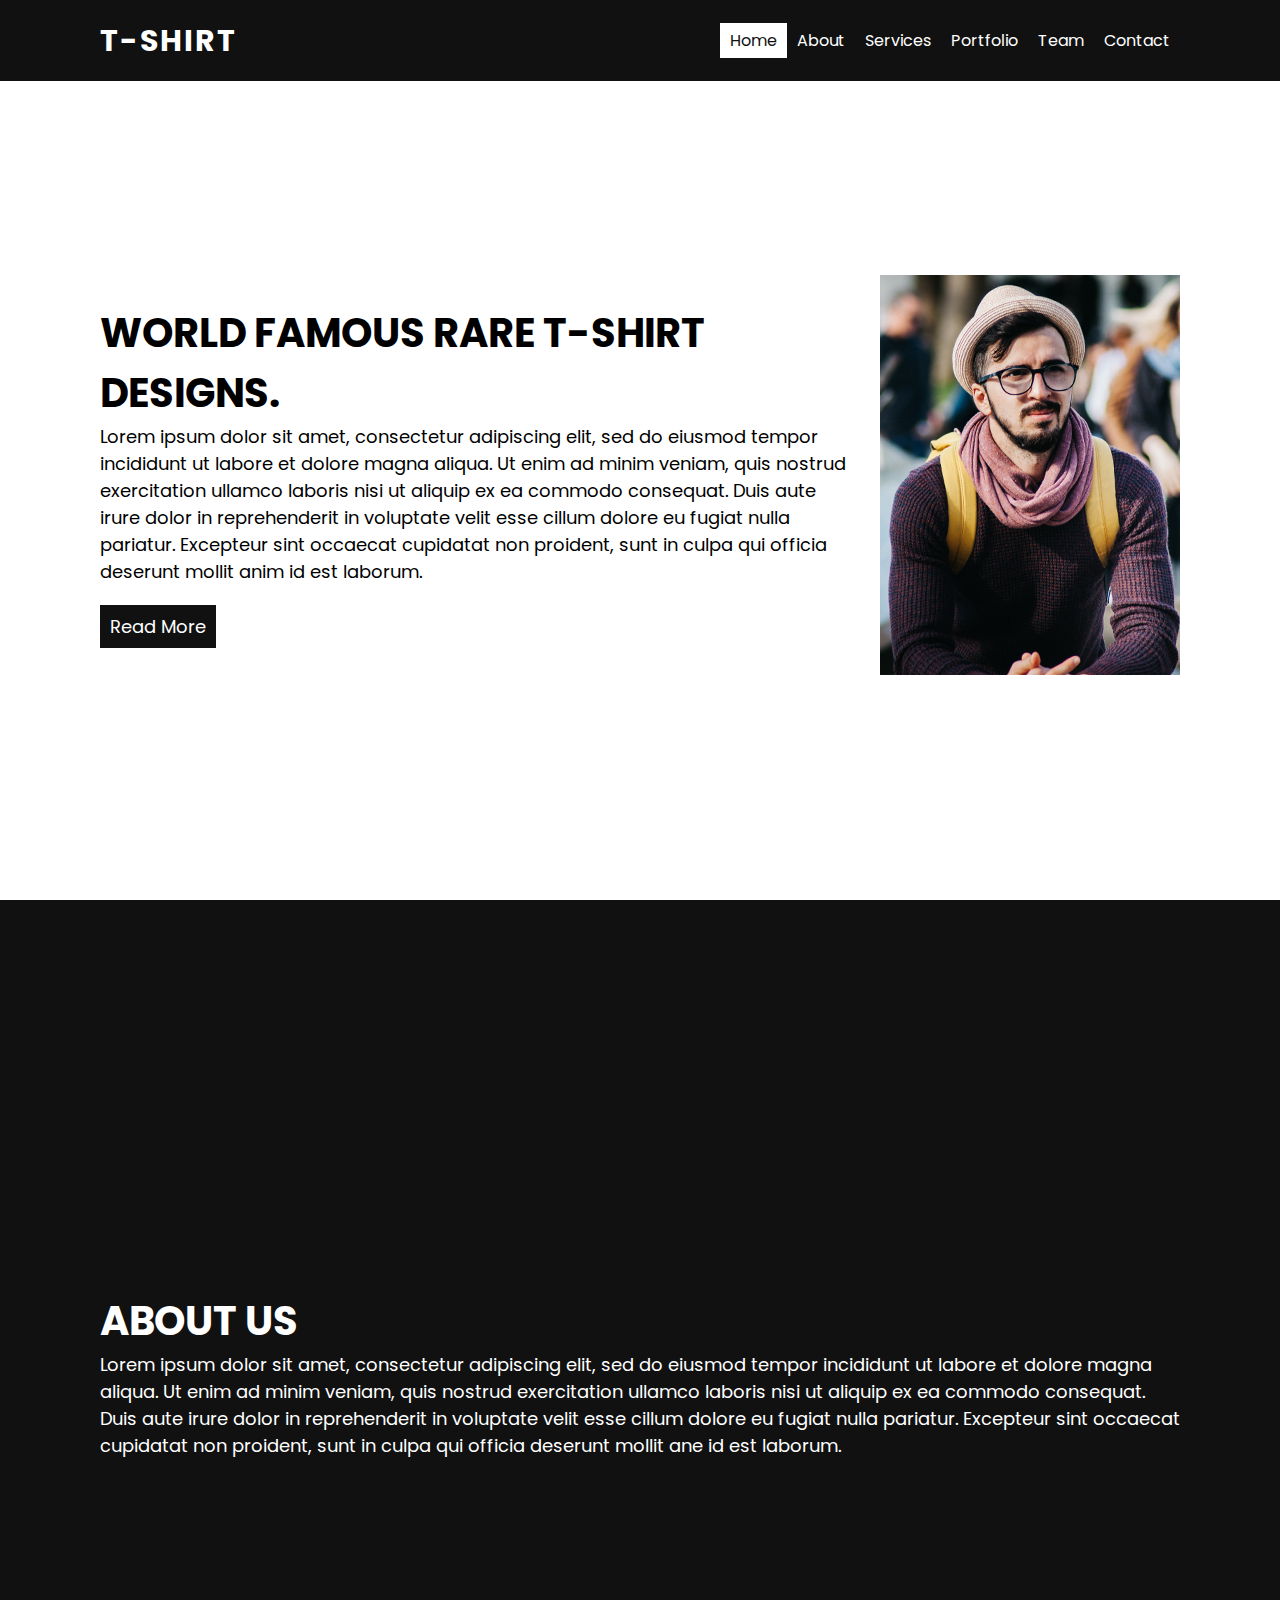
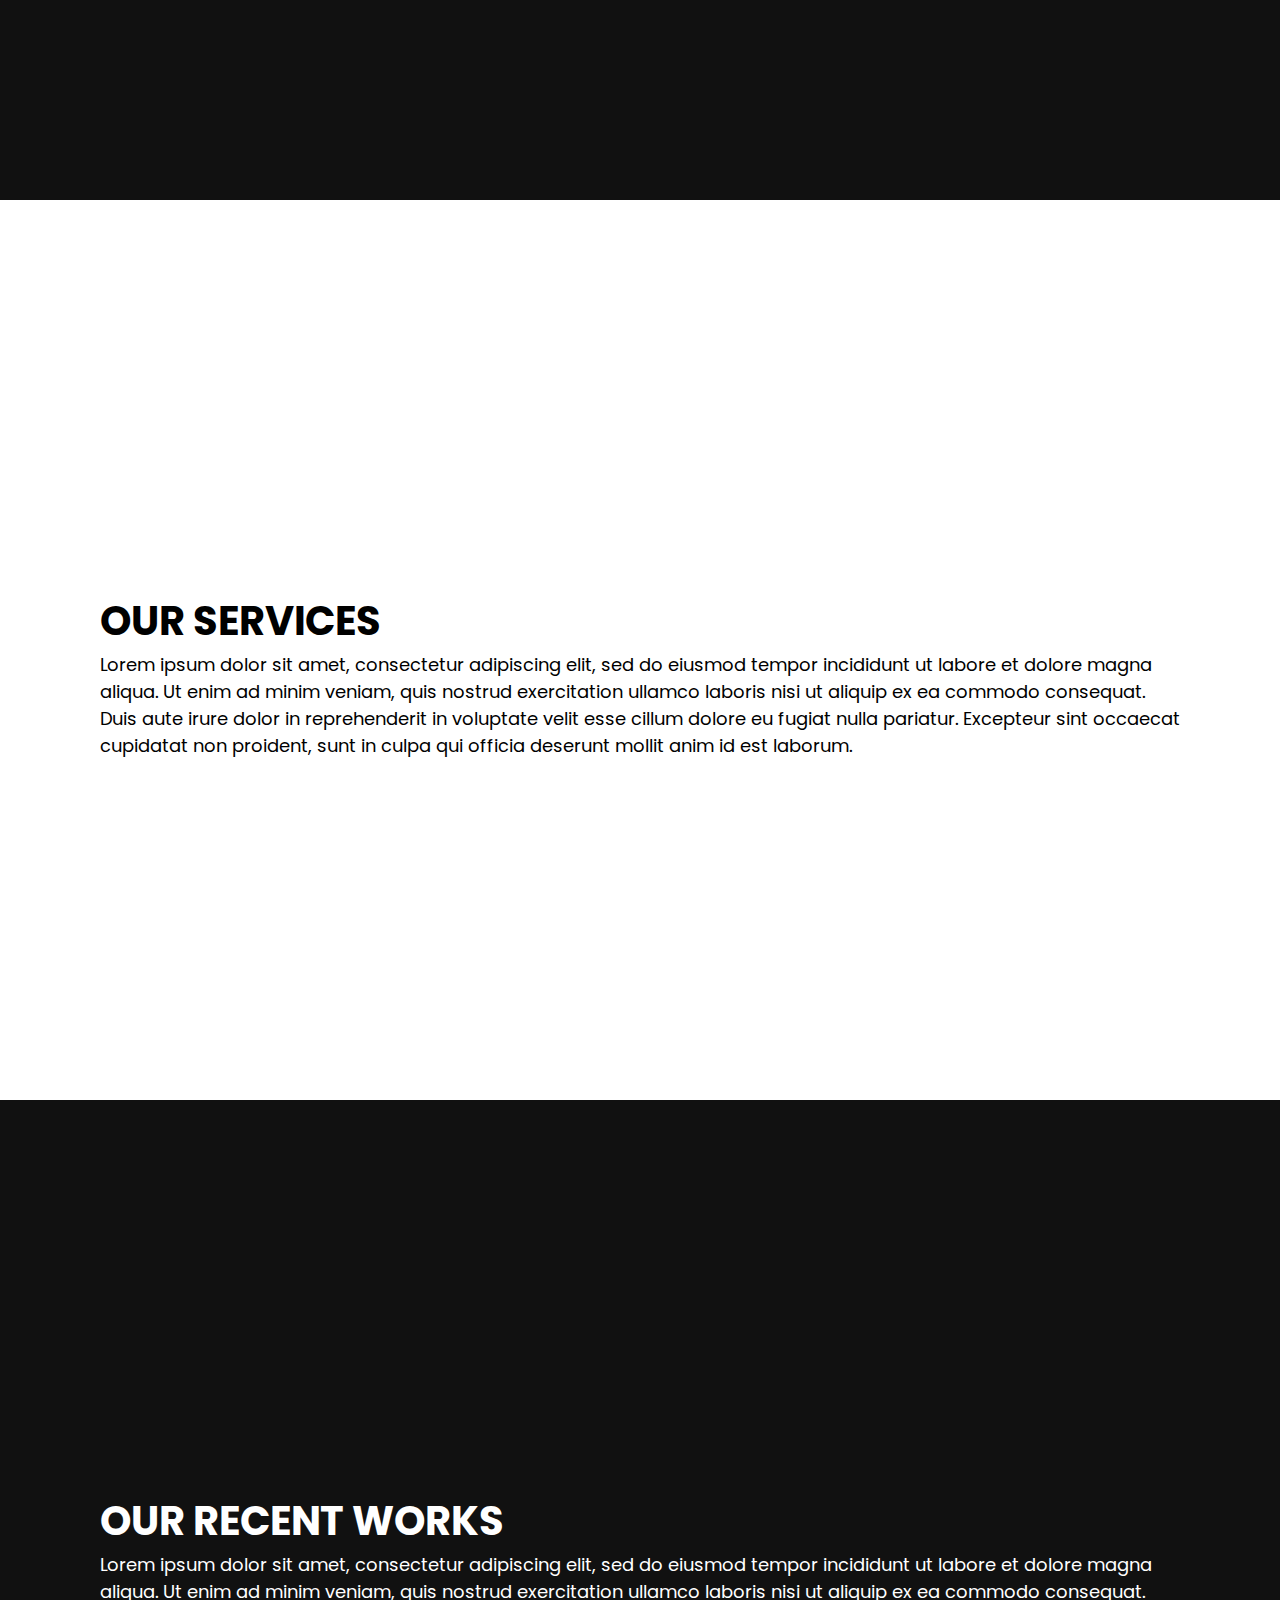
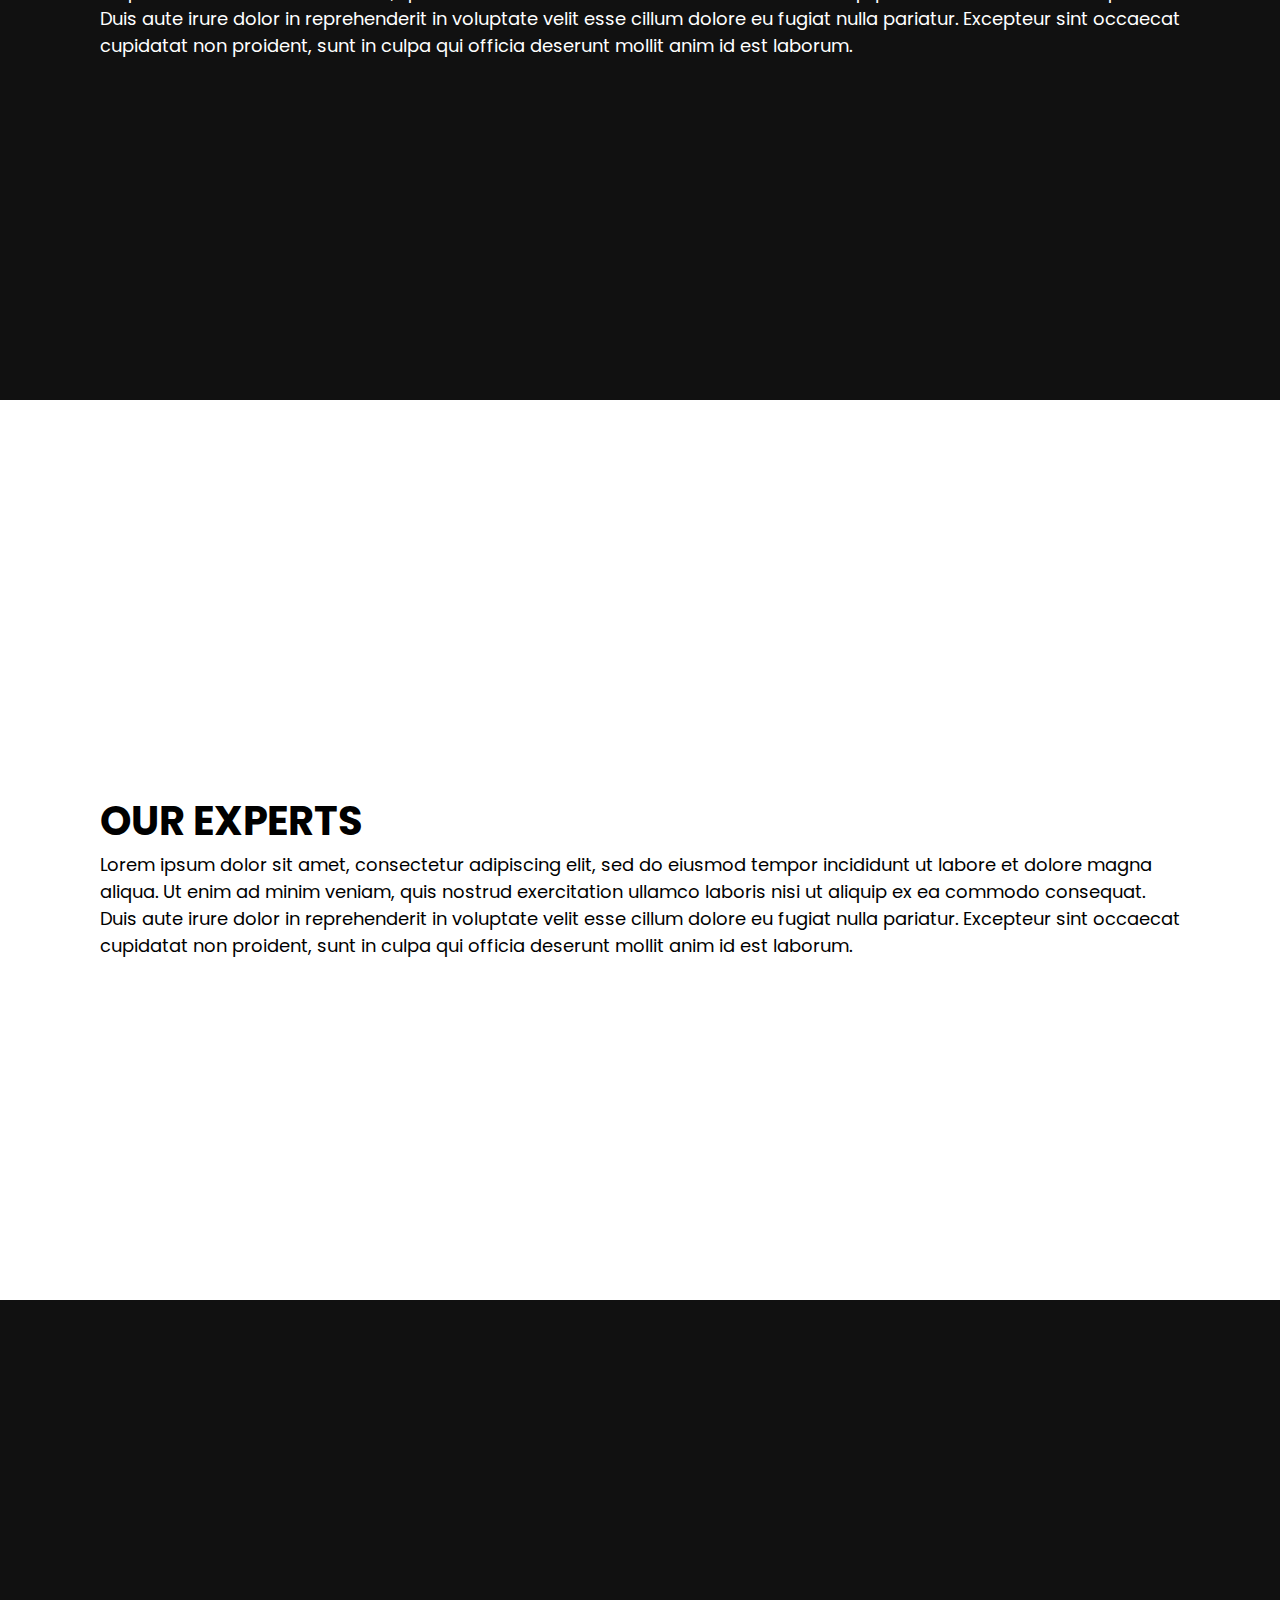
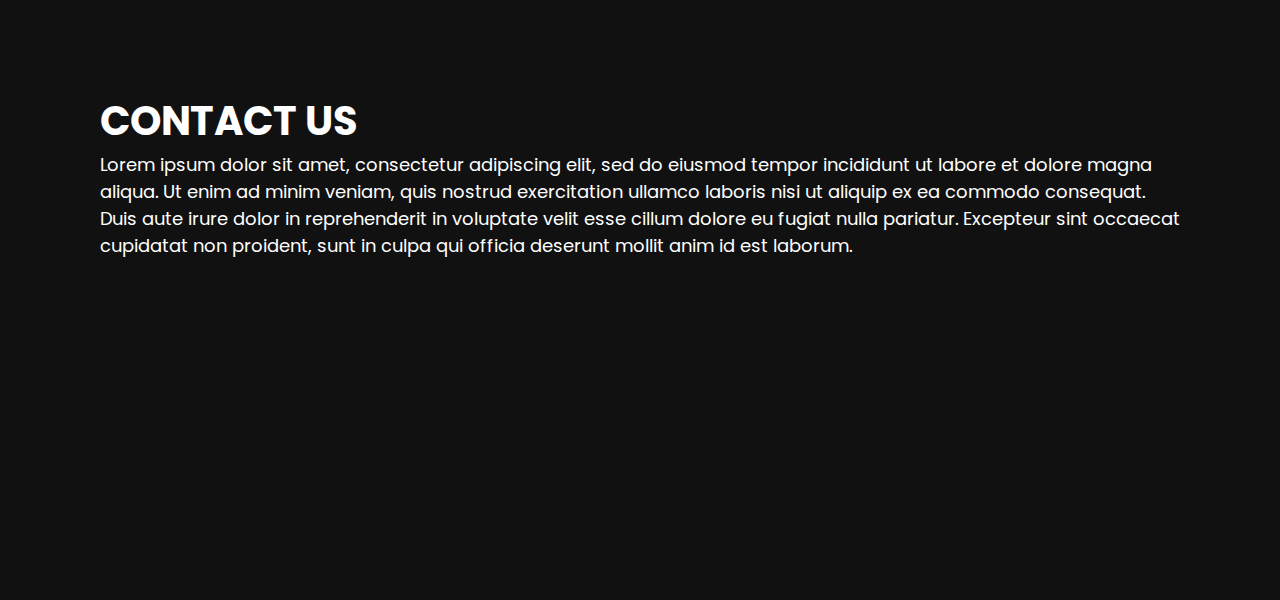
<file: HTML+CSS/Complete Clean And Responsive Website Design Tutorial From Scratch/index.html>
<!DOCTYPE html>
<html lang="en">

<head>
    <meta charset="UTF-8">
    <meta name="viewport" content="width=device-width, initial-scale=1.0">
    <link rel="stylesheet" type="text/css" href="Style.css">
    <title>My Site</title>
</head>

<body>
    <header id="header">
        <a href="#" class="logo">T-SHIRT</a>
        <ul>
            <li><a href="#home" class="active" onclick="toggle()">Home</a></li>
            <li><a href="#about" onclick="toggle()">About</a></li>
            <li><a href="#services" onclick="toggle()">Services</a></li>
            <li><a href="#portfolio" onclick="toggle()">Portfolio</a></li>
            <li><a href="#team" onclick="toggle()">Team</a></li>
            <li><a href="#contact" onclick="toggle()">Contact</a></li>
        </ul>
        <div class="toggle" onclick="toggle()"></div>
    </header>
    <section id="home">
        <div>
            <h2>World famous rare T-shirt Designs.</h2>
            <p>Lorem ipsum dolor sit amet, consectetur adipiscing elit, sed do eiusmod tempor incididunt ut labore et
                dolore magna aliqua. Ut enim ad minim veniam, quis nostrud exercitation ullamco laboris nisi ut aliquip
                ex ea commodo consequat. Duis aute irure dolor in reprehenderit in voluptate velit esse cillum dolore eu
                fugiat nulla pariatur. Excepteur sint occaecat cupidatat non proident, sunt in culpa qui officia
                deserunt mollit anim id est laborum.</p>
            <a href="#">Read More</a>
        </div>
        <img src="Assets/3.jpg">
    </section>

    <section id="about">
        <div>
            <h2>About US</h2>
            <p>Lorem ipsum dolor sit amet, consectetur adipiscing elit, sed do eiusmod tempor incididunt ut labore et
                dolore magna aliqua. Ut enim ad minim veniam, quis nostrud exercitation ullamco laboris nisi ut aliquip
                ex ea commodo consequat. Duis aute irure dolor in reprehenderit in voluptate velit esse cillum dolore eu
                fugiat nulla pariatur. Excepteur sint occaecat cupidatat non proident, sunt in culpa qui officia
                deserunt mollit ane id est laborum.</p>
        </div>
    </section>

    <section id="services">
        <div>
            <h2>Our Services</h2>
            <p>Lorem ipsum dolor sit amet, consectetur adipiscing elit, sed do eiusmod tempor incididunt ut labore et
                dolore magna aliqua. Ut enim ad minim veniam, quis nostrud exercitation ullamco laboris nisi ut aliquip
                ex ea commodo consequat. Duis aute irure dolor in reprehenderit in voluptate velit esse cillum dolore eu
                fugiat nulla pariatur. Excepteur sint occaecat cupidatat non proident, sunt in culpa qui officia
                deserunt mollit anim id est laborum.</p>

        </div>
    </section>

    <section id="portfolio">
        <div>
            <h2>Our Recent Works</h2>
            <p>Lorem ipsum dolor sit amet, consectetur adipiscing elit, sed do eiusmod tempor incididunt ut labore et
                dolore magna aliqua. Ut enim ad minim veniam, quis nostrud exercitation ullamco laboris nisi ut aliquip
                ex ea commodo consequat. Duis aute irure dolor in reprehenderit in voluptate velit esse cillum dolore eu
                fugiat nulla pariatur. Excepteur sint occaecat cupidatat non proident, sunt in culpa qui officia
                deserunt mollit anim id est laborum.</p>
        </div>
    </section>

    <section id="team">
        <div>
            <h2>Our Experts</h2>
            <p>Lorem ipsum dolor sit amet, consectetur adipiscing elit, sed do eiusmod tempor incididunt ut labore et
                dolore magna aliqua. Ut enim ad minim veniam, quis nostrud exercitation ullamco laboris nisi ut aliquip
                ex ea commodo consequat. Duis aute irure dolor in reprehenderit in voluptate velit esse cillum dolore eu
                fugiat nulla pariatur. Excepteur sint occaecat cupidatat non proident, sunt in culpa qui officia
                deserunt mollit anim id est laborum.</p>
        </div>
    </section>

    <section id="contact">
        <div>
            <h2>Contact US</h2>
            <p>Lorem ipsum dolor sit amet, consectetur adipiscing elit, sed do eiusmod tempor incididunt ut labore et
                dolore magna aliqua. Ut enim ad minim veniam, quis nostrud exercitation ullamco laboris nisi ut aliquip
                ex ea commodo consequat. Duis aute irure dolor in reprehenderit in voluptate velit esse cillum dolore eu
                fugiat nulla pariatur. Excepteur sint occaecat cupidatat non proident, sunt in culpa qui officia
                deserunt mollit anim id est laborum.</p>
        </div>
    </section>

    <script type="text/javascript">
        function toggle() {
            var header = document.getElementById("header");
            header.classList.toggle('active')
        }
    </script>

</body>

</html>
</file>
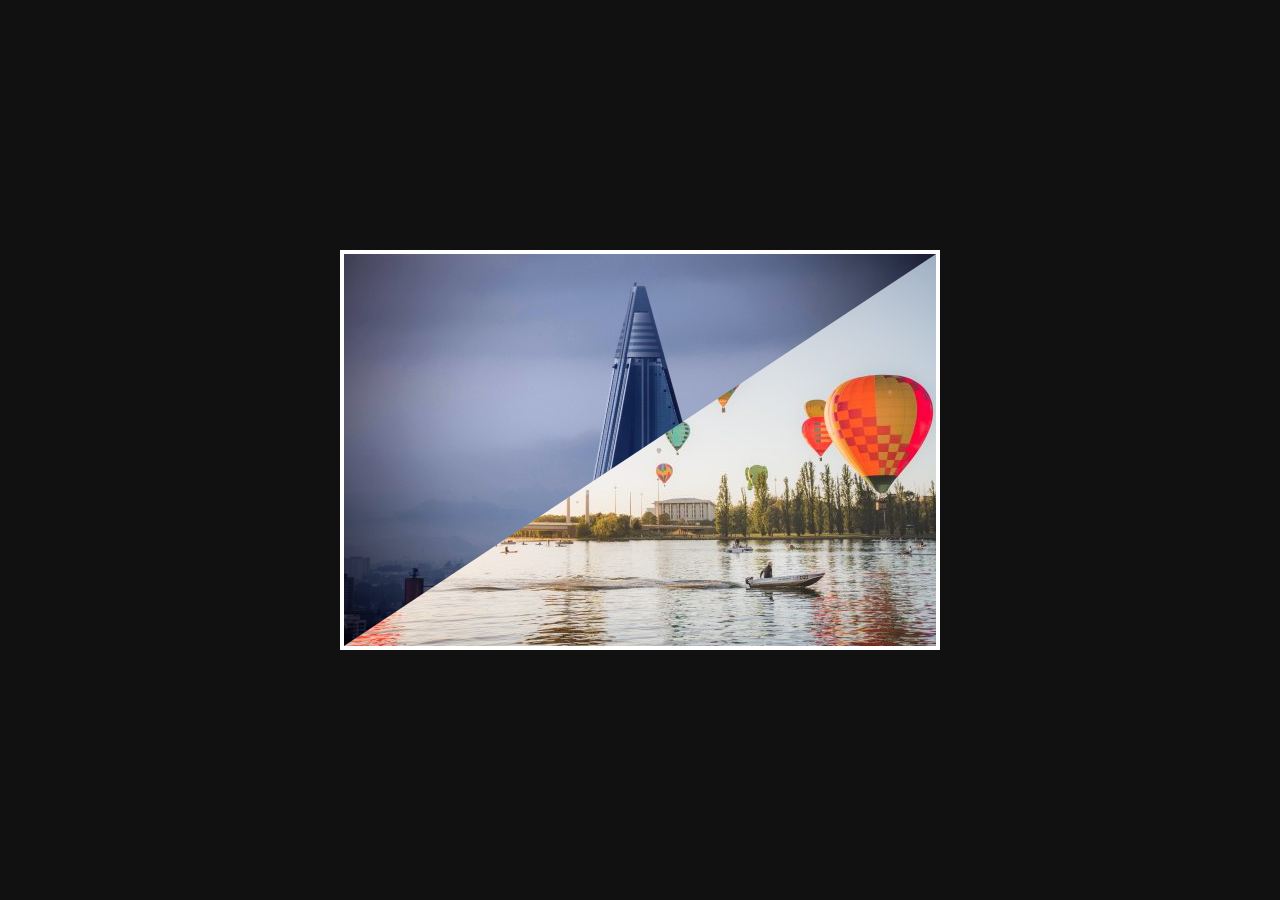
<file: HTML+CSS/CSS Clip-path Image Hover Effects  Html CSS/index.html>
<!DOCTYPE html>
<html lang="en">

<head>
    <meta charset="UTF-8">
    <meta name="viewport" content="width=device-width, initial-scale=1.0">
    <link rel="stylesheet" type="text/css" href="Style.css">
    <title>Image Hover</title>
</head>

<body>

    <div class="container">
        <div class="box"></div>
        <div class="box"></div>
    </div>

</body>

</html>
</file>
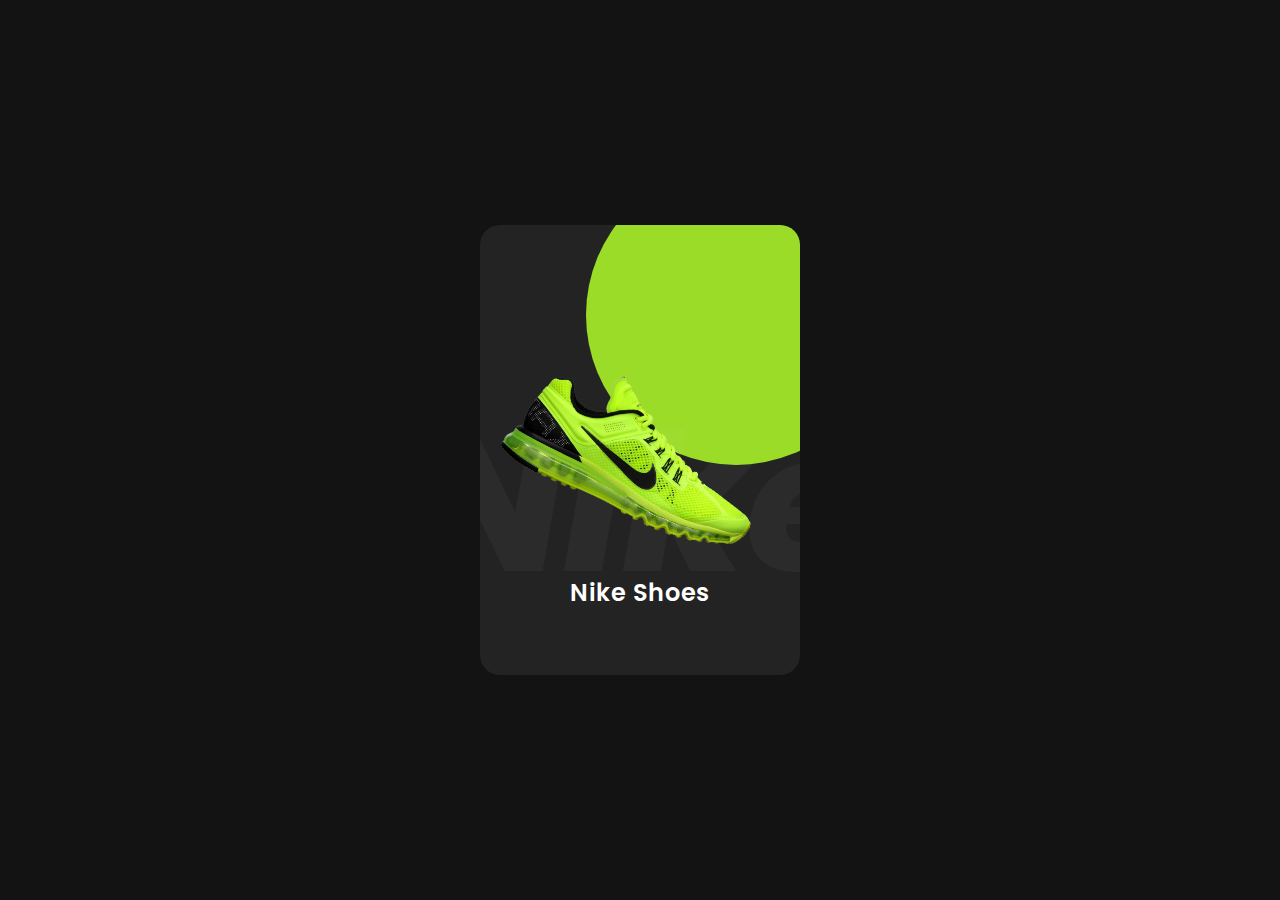
<file: HTML+CSS/CSS Creative Product Card UI Design - E-commerce Card Using Html5 & CSS3/index.html>
<!DOCTYPE html>
<html lang="en">

<head>
    <meta charset="UTF-8">
    <meta name="viewport" content="width=device-width, initial-scale=1.0">
    <title>Product Card UI</title>
    <link rel="stylesheet" type="text/css" href="Style.css">
</head>

<body>
    <div class="container">
        <div class="card">
            <div class="imgBx">
                <img src="shoes.png">
            </div>
            <div class="contentBx">
                <h2>Nike Shoes</h2>
                <div class="size">
                    <h3>Size :</h3>
                    <span>7</span>
                    <span>8</span>
                    <span>9</span>
                    <span>10</span>
                </div>
                <div class="color">
                    <h3>Color :</h3>
                    <span></span>
                    <span></span>
                    <span></span>
                </div>
                <a href="#">Buy Now</a>
            </div>
        </div>
    </div>

</body>

</html>
</file>
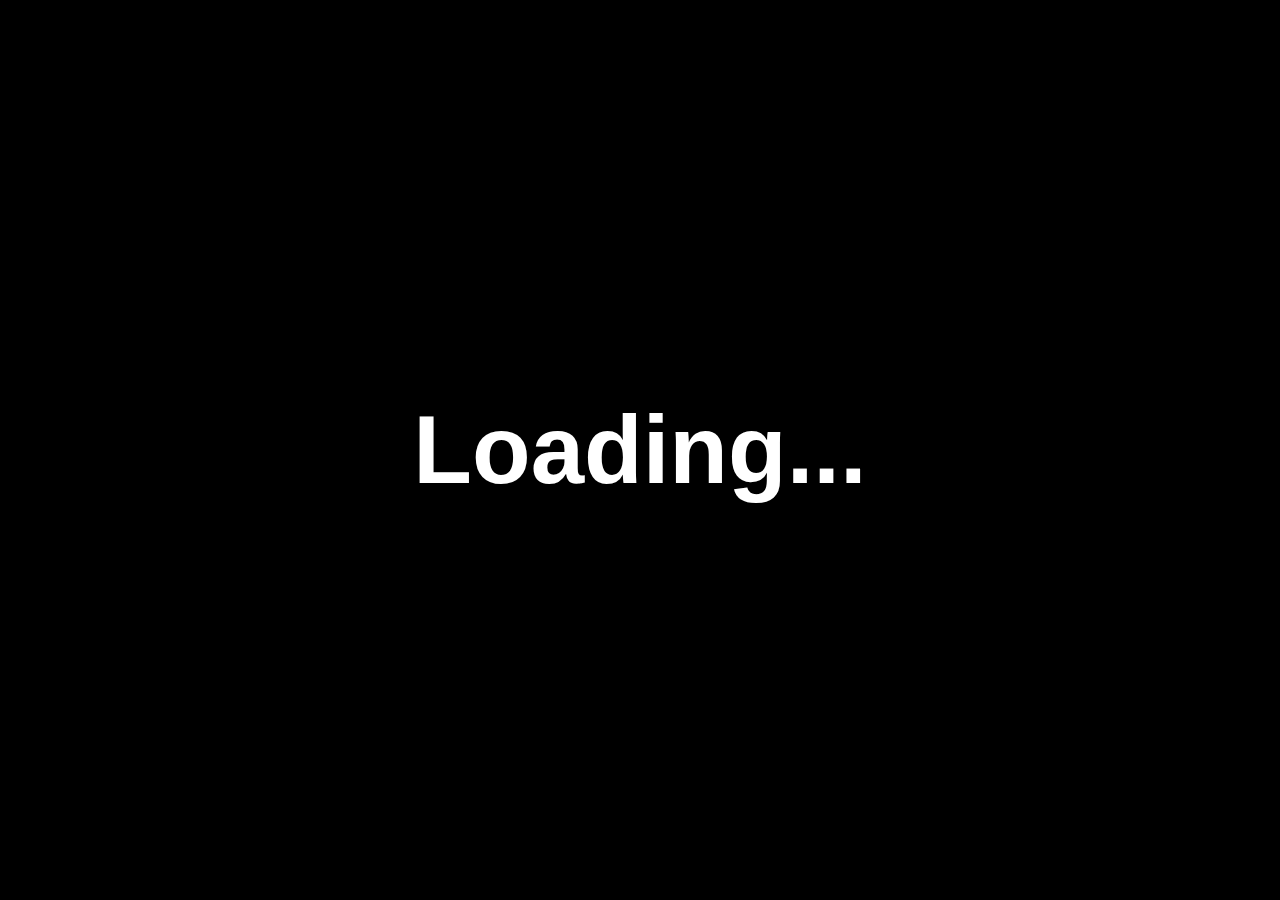
<file: HTML+CSS/CSS Fullscreen Loading Page Animation Effects - CSS3 Animation Tutorial/index.html>
<!DOCTYPE html>
<html lang="en">

<head>
    <meta charset="UTF-8">
    <meta name="viewport" content="width=device-width, initial-scale=1.0">
    <title>Fullscreen Loading</title>
    <link rel="stylesheet" type="text/css" href="Style.css">
</head>

<body>
    <div class="loader">
        <div class="bg"></div>
        <h2>Loading...</h2>
    </div>

</body>

</html>
</file>
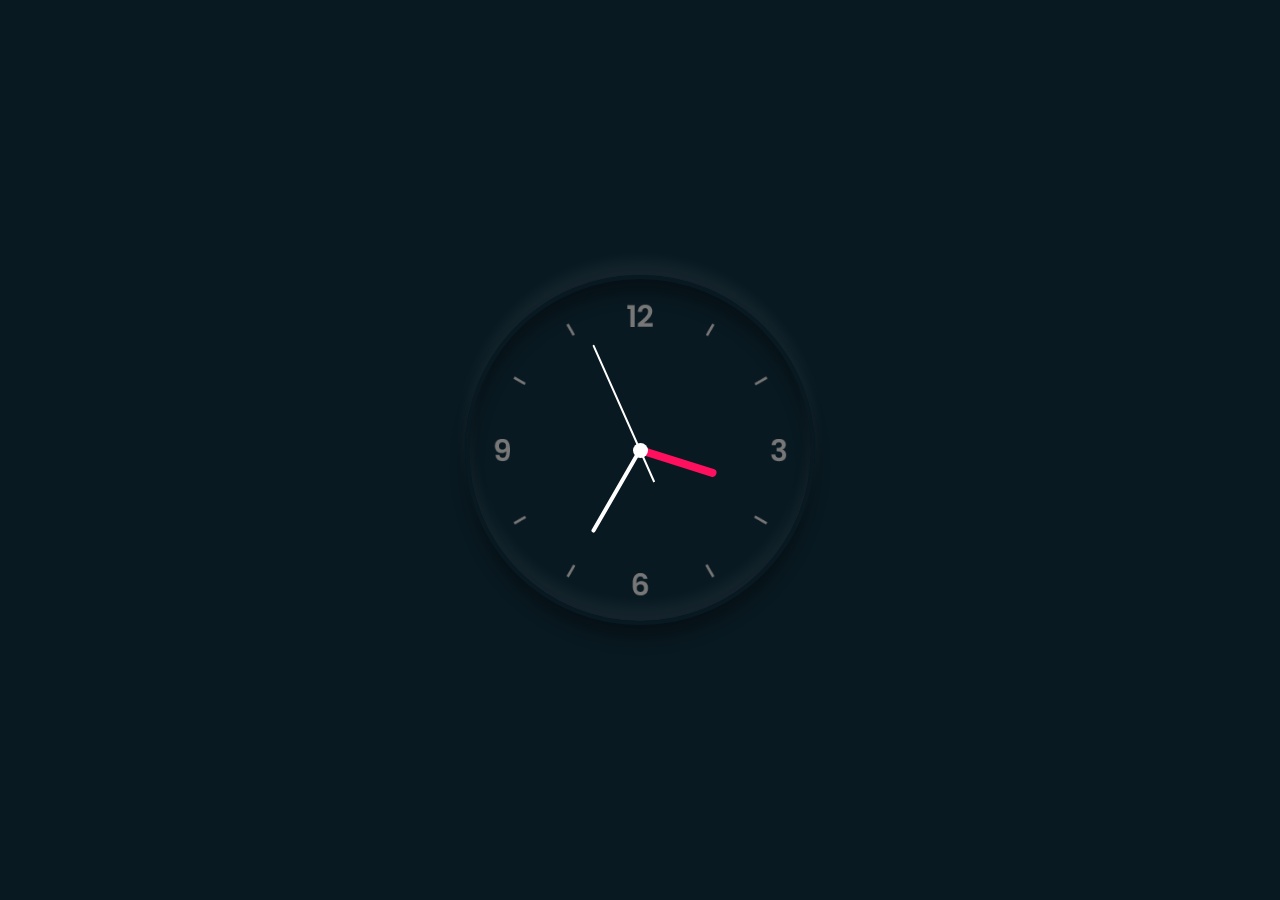
<file: HTML+CSS/CSS Neumorphism Working Analog Clock UI Design Using Html5 CSS3 & Javascript/index.html>
<!DOCTYPE html>
<html lang="en">

<head>
    <meta charset="UTF-8">
    <meta name="viewport" content="width=device-width, initial-scale=1.0">
    <title>Analog Clock</title>
    <link rel="stylesheet" type="text/css" href="Style.css">
</head>

<body>
    <div class="clock">
        <div class="hour">
            <div class="hr" id="hr"></div>
        </div>
        <div class="min">
            <div class="mn" id="mn"></div>
        </div>
        <div class="sec">
            <div class="sc" id="sc"></div>
        </div>
    </div>
    <script type="text/javascript">
        const deg = 6;
        const hr = document.querySelector('#hr')
        const mn = document.querySelector('#mn')
        const sc = document.querySelector('#sc')

        setInterval(() => {

            let day = new Date();
            let hh = day.getHours() * 30;
            let mm = day.getMinutes() * deg;
            let ss = day.getSeconds() * deg;

            hr.style.transform = `rotateZ(${(hh) + (mm / 12)}deg)`;
            mn.style.transform = `rotateZ(${mm}deg)`;
            sc.style.transform = `rotateZ(${ss}deg)`;

        })

    </script>
</body>

</html>
</file>
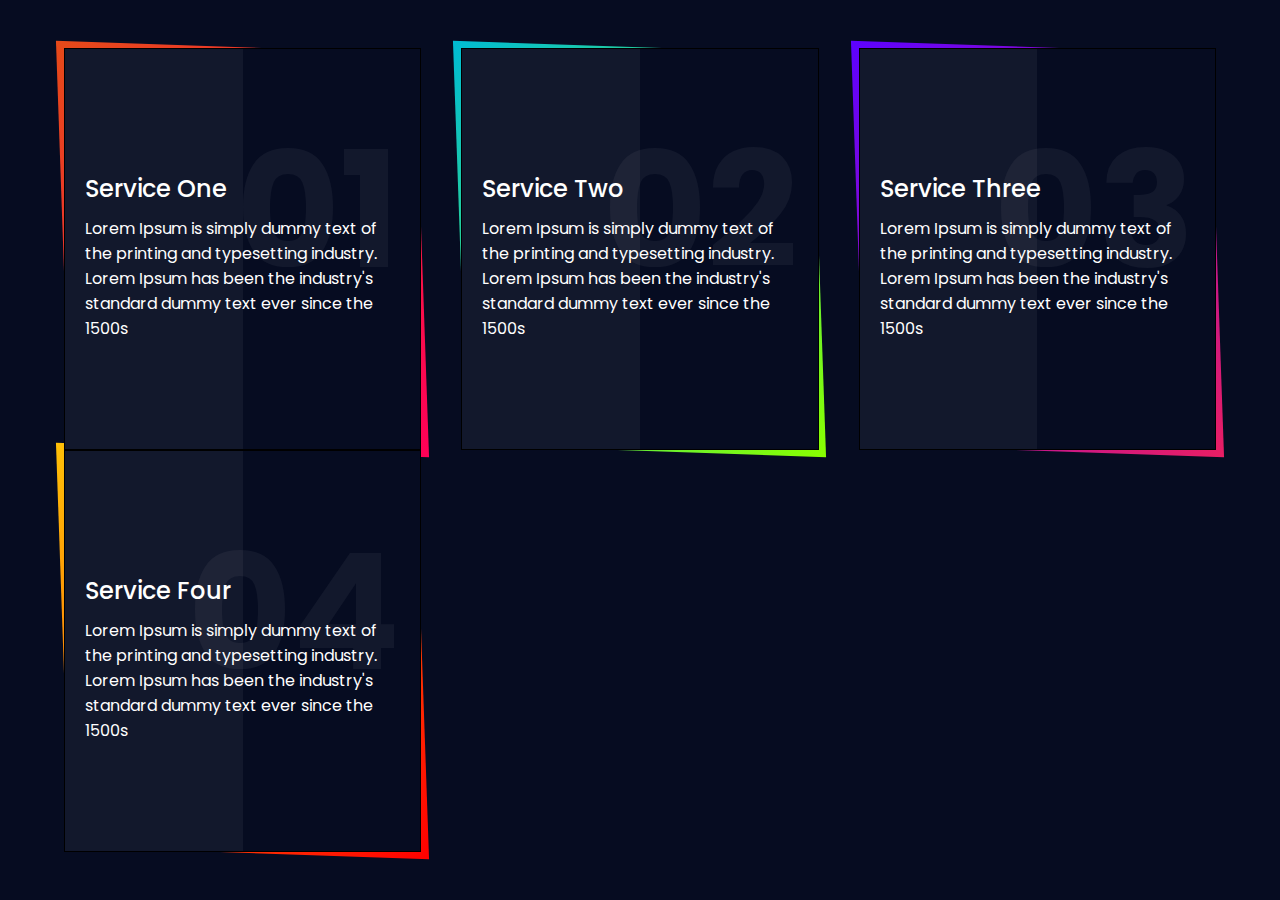
<file: HTML+CSS/CSS Skewed Border - Creative Box Border Hover Effects - Html CSS/index.html>
<!DOCTYPE html>
<html lang="en">

<head>
    <meta charset="UTF-8">
    <meta name="viewport" content="width=device-width, initial-scale=1.0">
    <title>Skew Border</title>
    <link rel="stylesheet" type="text/css" href="Style.css">
</head>

<body>
    <div class="container">
        <div class="box">
            <div class="content">
                <h2>01</h2>
                <h3>Service One</h3>
                <p>
                    Lorem Ipsum is simply dummy text of the printing and typesetting industry. Lorem Ipsum has been the
                    industry's standard dummy text ever since the 1500s
                </p>
                <a href="#">Read More</a>
            </div>

        </div>
        <div class="box">
            <div class="content">
                <h2>02</h2>
                <h3>Service Two</h3>
                <p>
                    Lorem Ipsum is simply dummy text of the printing and typesetting industry. Lorem Ipsum has been the
                    industry's standard dummy text ever since the 1500s
                </p>
                <a href="#">Read More</a>
            </div>

        </div>
        <div class="box">
            <div class="content">
                <h2>03</h2>
                <h3>Service Three</h3>
                <p>
                    Lorem Ipsum is simply dummy text of the printing and typesetting industry. Lorem Ipsum has been the
                    industry's standard dummy text ever since the 1500s
                </p>
                <a href="#">Read More</a>
            </div>

        </div>
        <div class="box">
            <div class="content">
                <h2>04</h2>
                <h3>Service Four</h3>
                <p>
                    Lorem Ipsum is simply dummy text of the printing and typesetting industry. Lorem Ipsum has been the
                    industry's standard dummy text ever since the 1500s
                </p>
                <a href="#">Read More</a>
            </div>

        </div>
    </div>

</body>

</html>
</file>
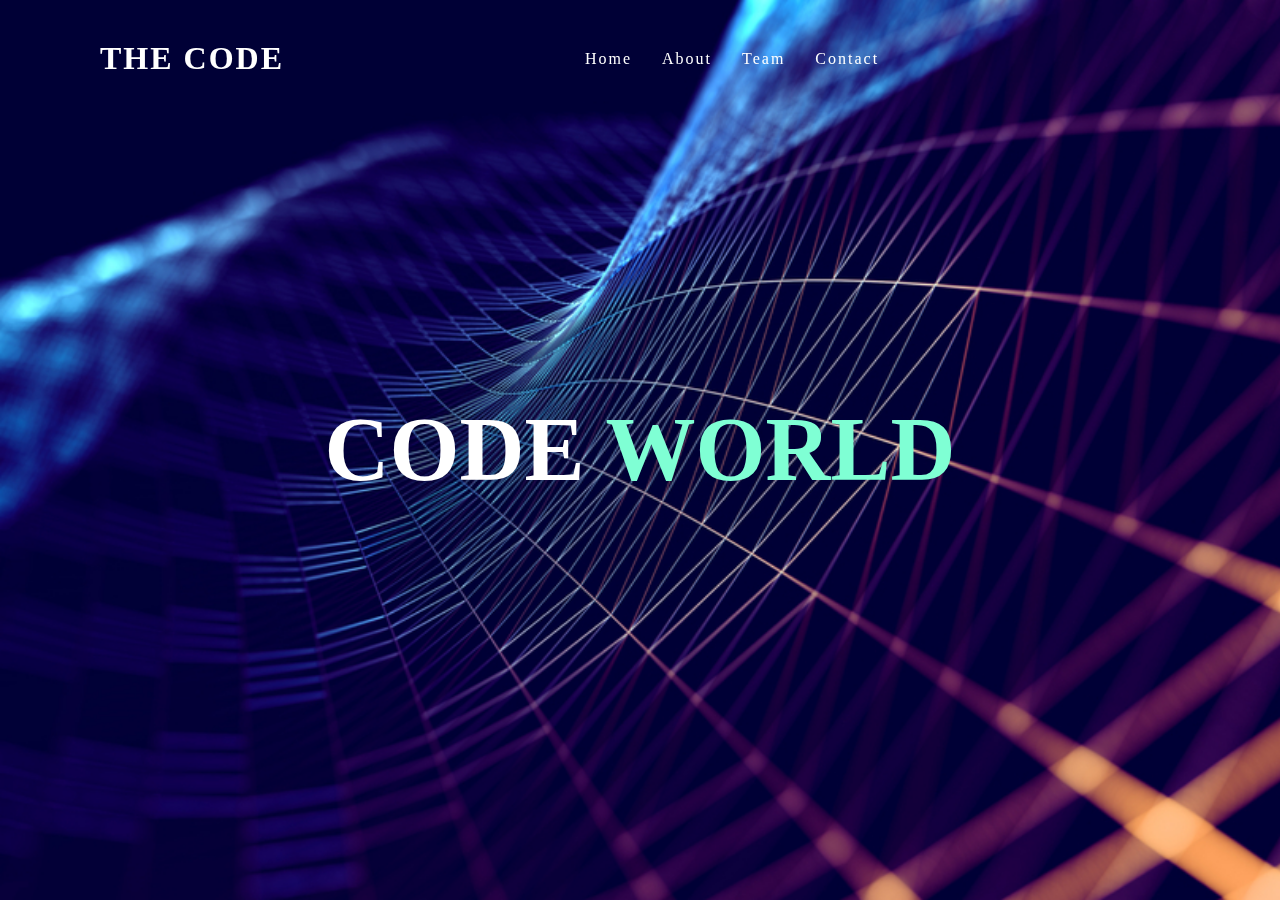
<file: HTML+CSS/Programmers' site/index.html>
<html>

<head>
    <title>
        Code World
    </title>
</head>
<style>
    * {
        margin: 0;
        padding: 0;
        box-sizing: border-box;
    }

    header {
        position: fixed;
        top: 0;
        left: 0;
        width: 100%;
        display: flex;
        justify-content: space-between;
        align-items: center;
        padding: 40px 100px;
        z-index: 1000;
        transition: 0.6s;
    }

    header.sticky {
        padding: 5px 100px;
        background: #fff;
        border-bottom: 1px solid rgba(0, 0, 0, .1);
    }

    header .logo {
        position: relative;
        font-weight: 700;
        color: #fff;
        text-decoration: none;
        font-size: 2em;
        text-transform: uppercase;
        letter-spacing: 2px;
        transition: 0.6s;
    }

    header ul {
        position: relative;
        display: flex;
        justify-content: center;
        align-items: center;
    }

    header ul li {
        position: relative;
        list-style: none;
    }

    header ul li a {
        position: relative;
        margin: 0 15px;
        text-decoration: none;
        color: #fff;
        letter-spacing: 2px;
        font-weight: 300;
        transition: 0.6s;
    }

    header.sticky .logo,
    header.sticky ul li a {
        color: #000;
    }

    .banner {
        position: relative;
        width: 100%;
        min-height: 100vh;
        background: url(1.jpg);
        background-size: cover;
        display: flex;
        justify-content: center;
        align-items: center;
    }

    .banner h2 {
        color: #fff;
        font-size: 90px;
        text-transform: uppercase;
        text-align: center;
        line-height: 1em;
    }

    .banner h2 span {
        color: aquamarine;
    }
</style>

<body>
    <header id="header">
        <a href="#" class="logo">The CODE</a>
        <ul>
            <li><a href="#home" onclick="toggle()">Home</a></li>
            <li><a href="#about" onclick="toggle()">About</a></li>
            <li><a href="#team" onclick="toggle()">Team</a></li>
            <li><a href="#contact" onclick="toggle()">Contact</a></li>
        </ul>
        <div class="toggle" onclick="toggle()"></div>
    </header>

    <section class="banner" id="home">
        <h2>CODE <span>World</span></h2>
    </section>
</body>

</html>
</file>
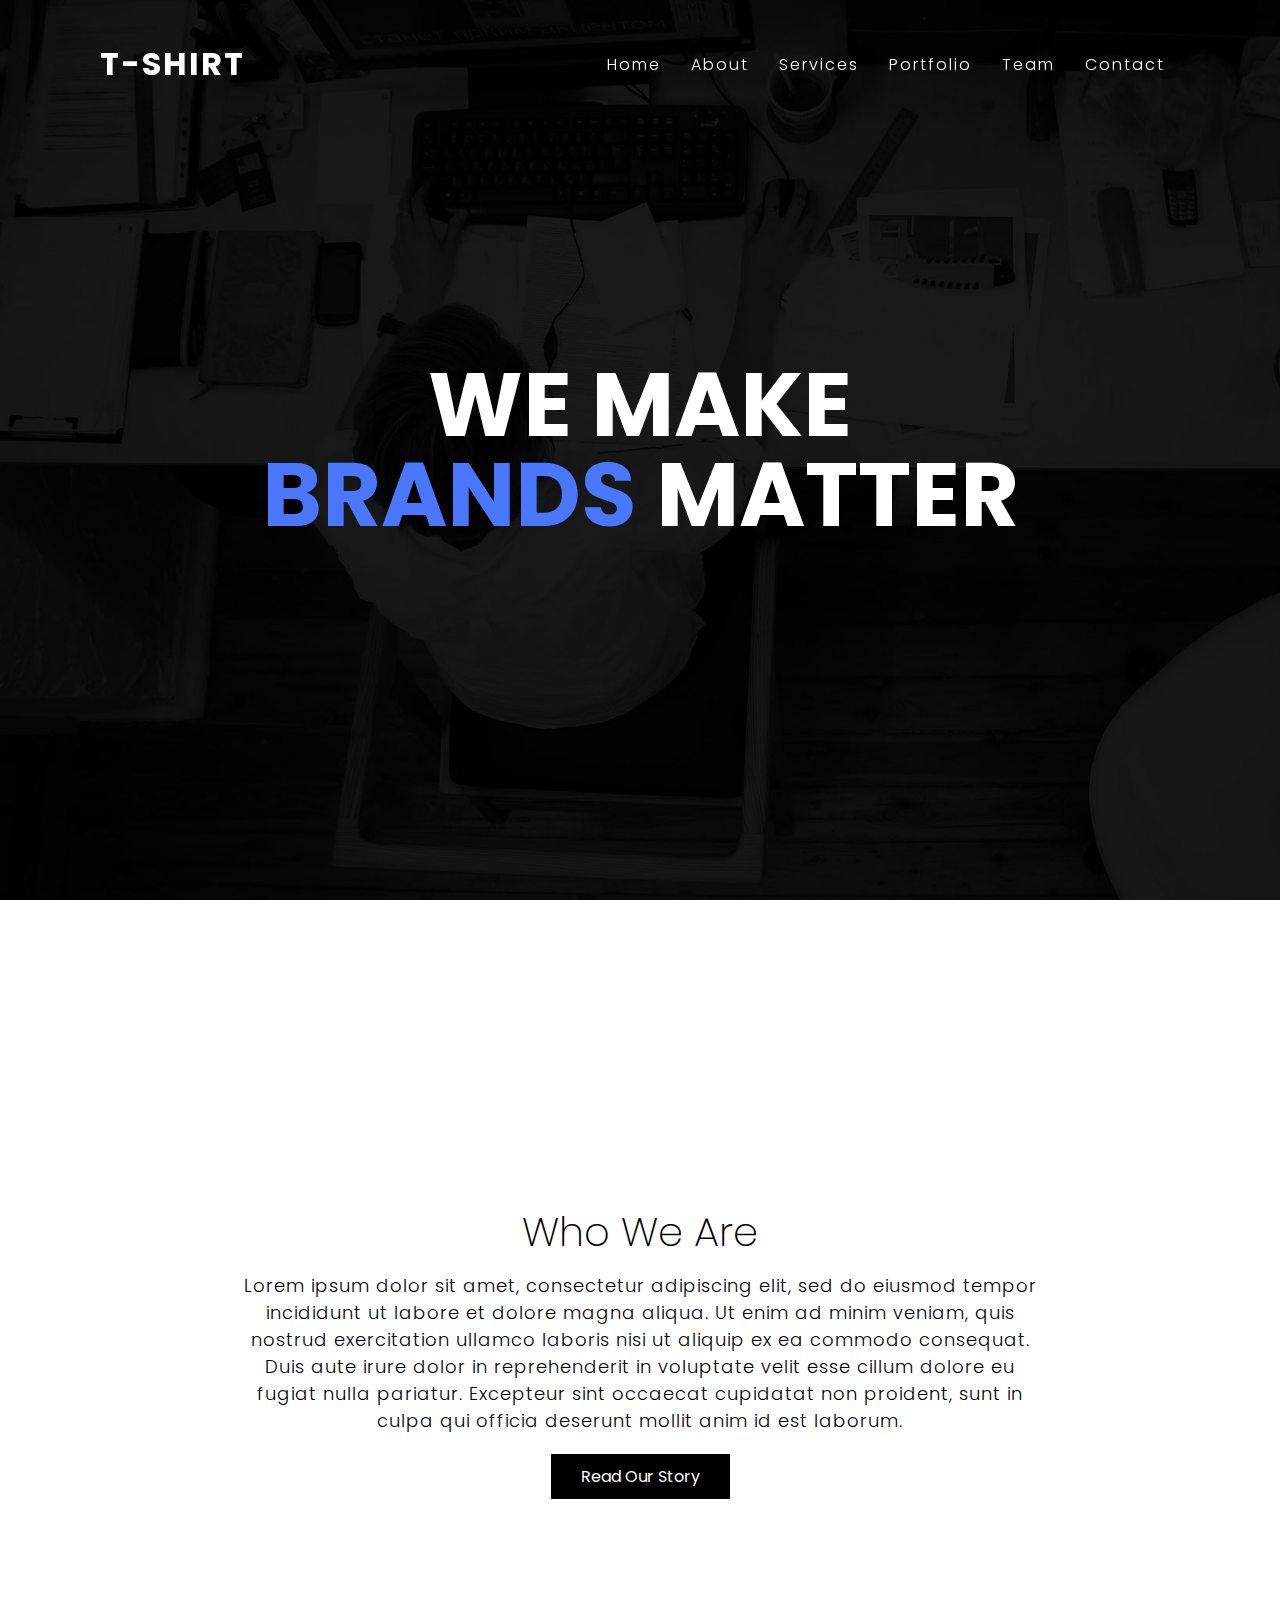
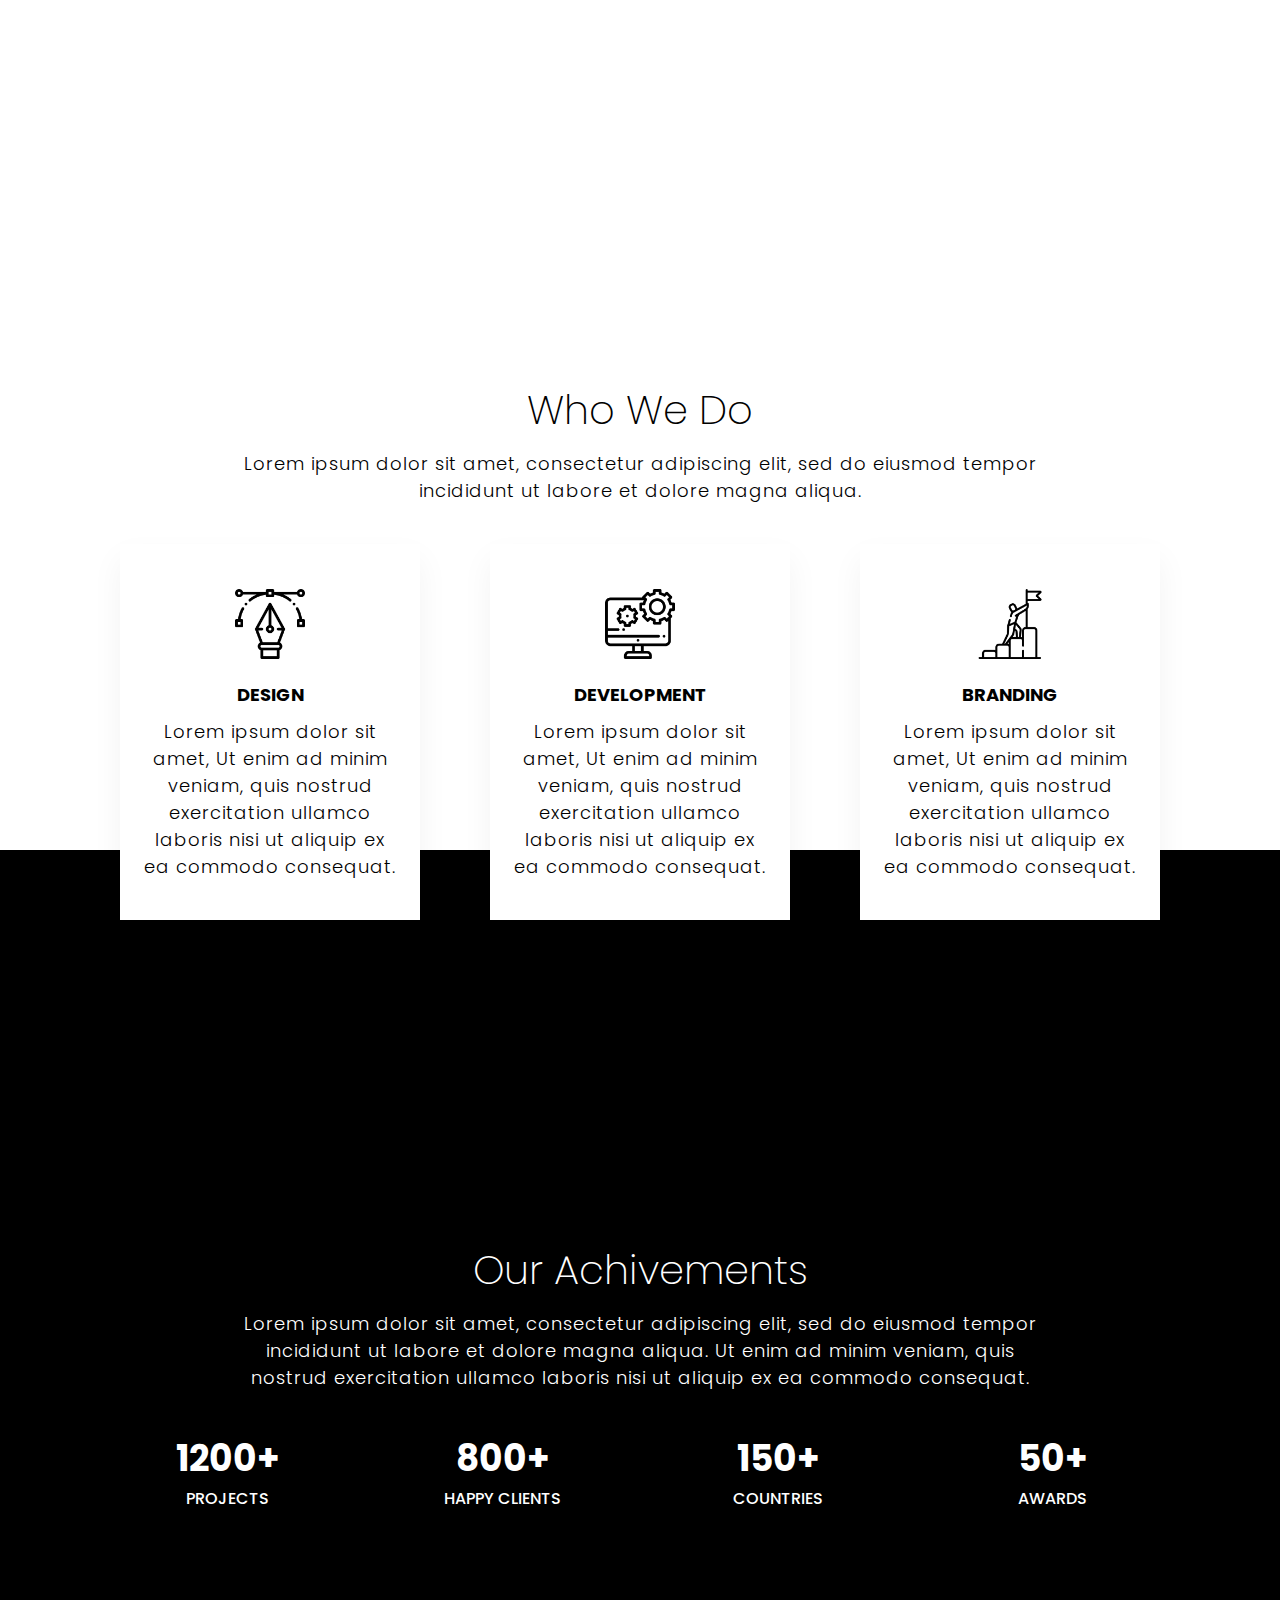
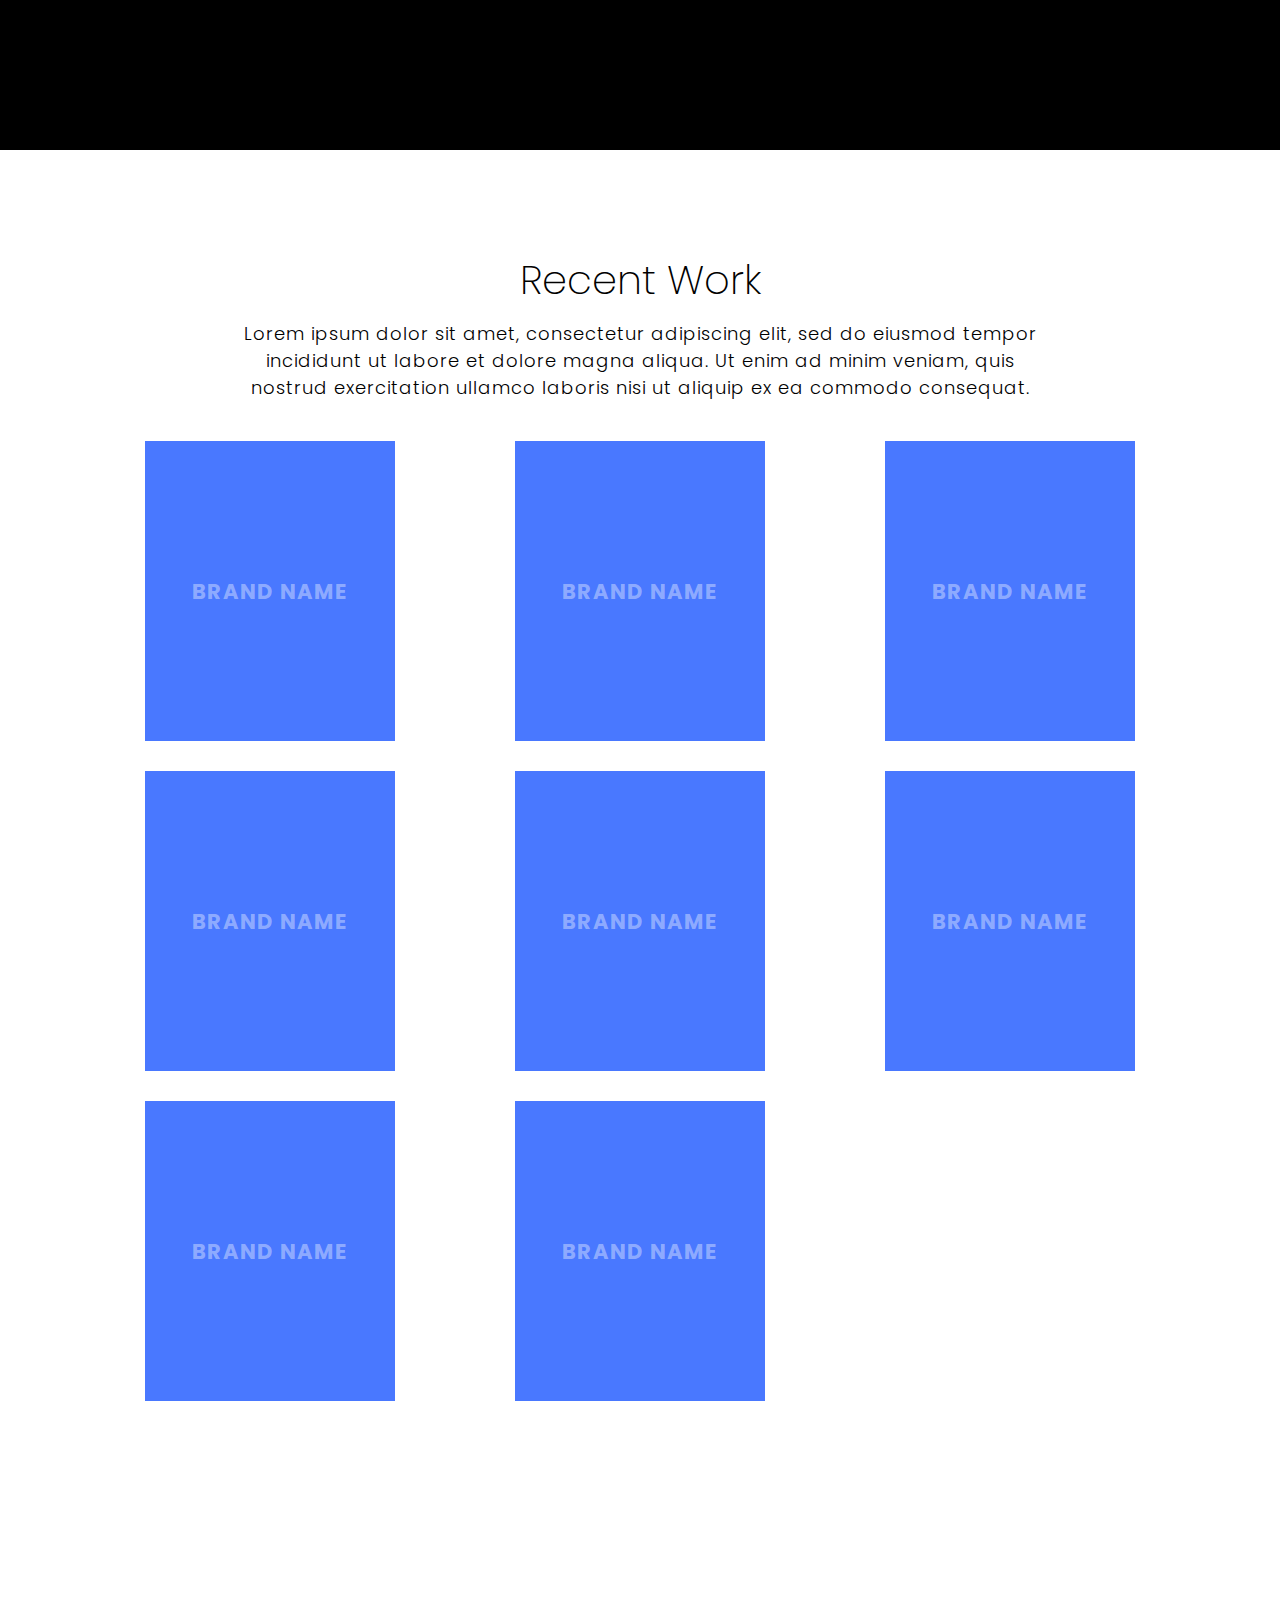
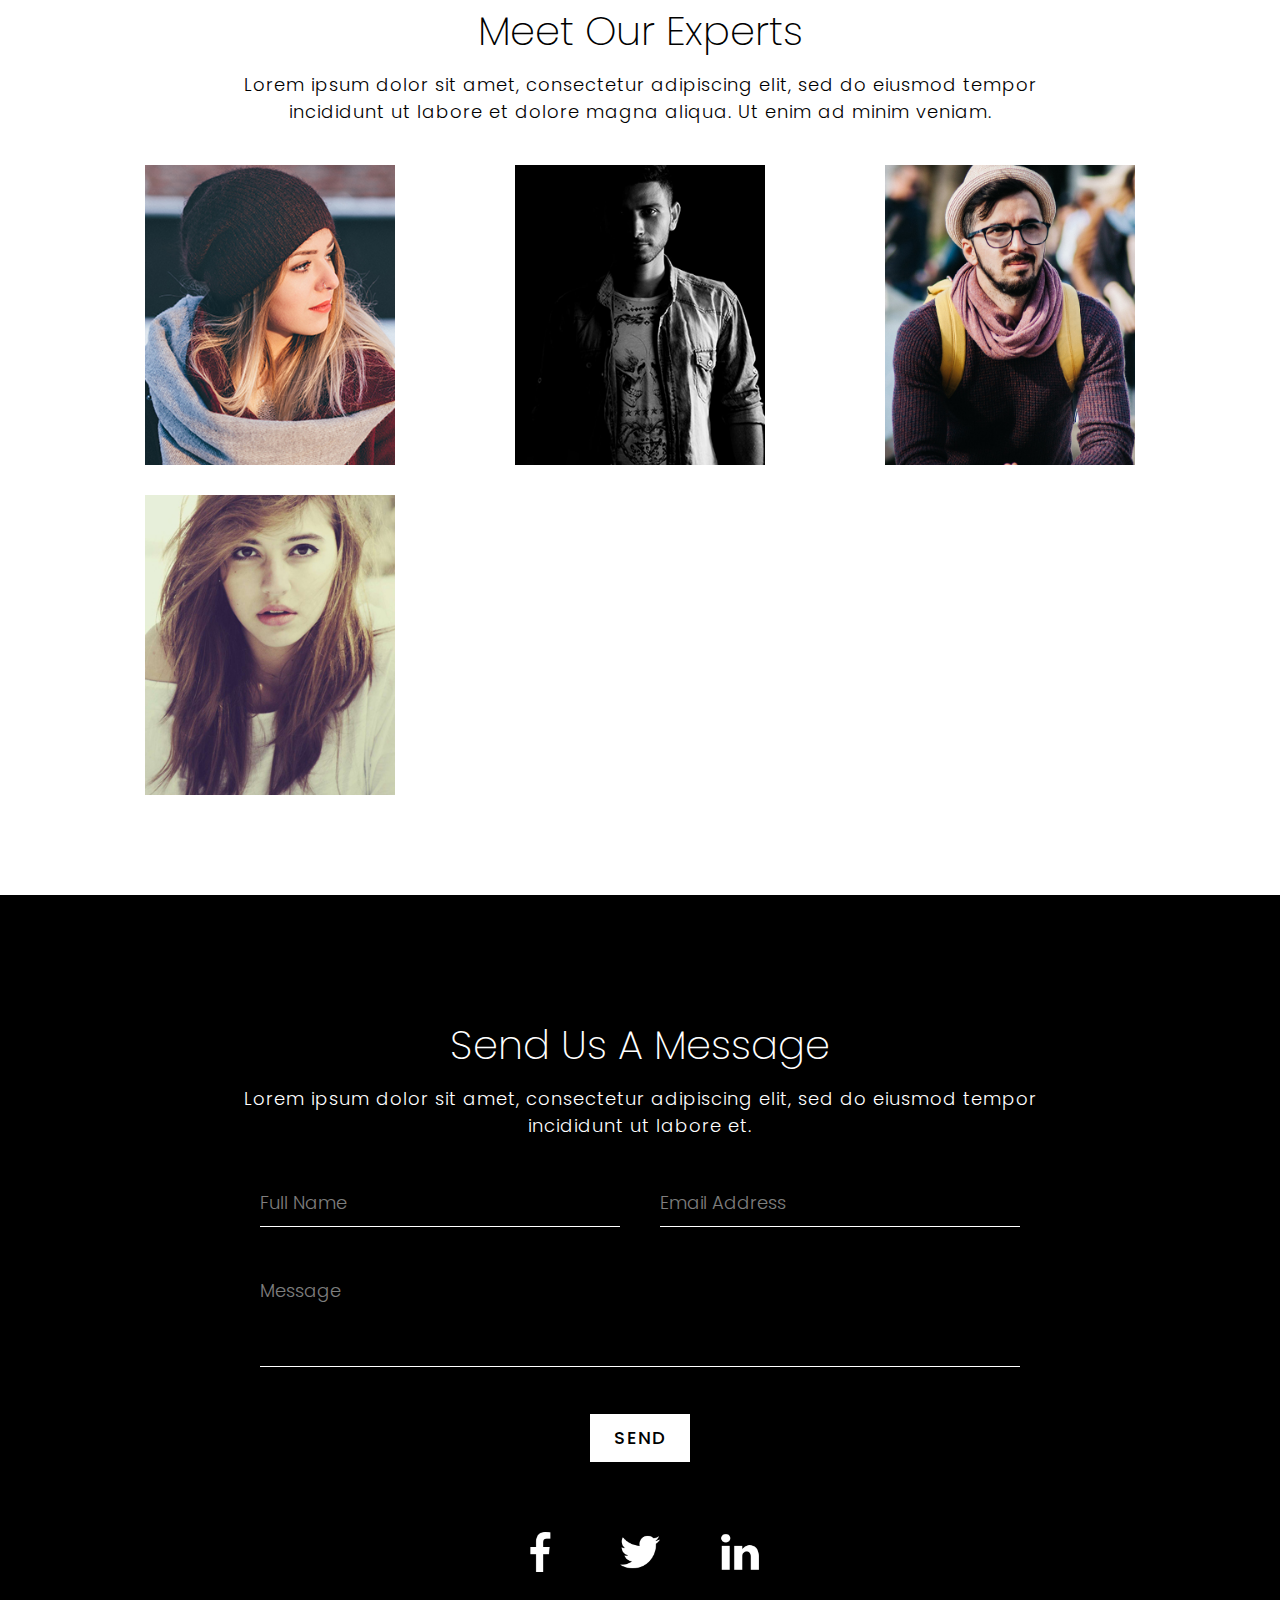
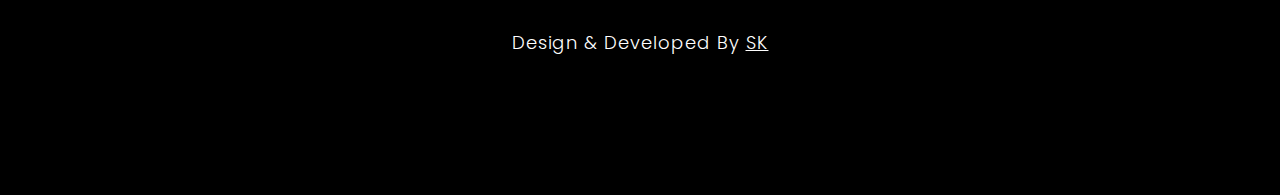
<file: HTML+CSS/Complete Clean And Responsive Website Design Tutorial From Scratch/index_1.html>
<!DOCTYPE html>
<html lang="en">

<head>
    <meta charset="UTF-8">
    <meta name="viewport" content="width=device-width, initial-scale=1.0">
    <link rel="stylesheet" type="text/css" href="Style_1.css">
    <title>My Site</title>
</head>

<body>
    <header id="header">
        <a href="#" class="logo">T-SHIRT</a>
        <ul>
            <li><a href="#home" onclick="toggle()">Home</a></li>
            <li><a href="#about" onclick="toggle()">About</a></li>
            <li><a href="#services" onclick="toggle()">Services</a></li>
            <li><a href="#portfolio" onclick="toggle()">Portfolio</a></li>
            <li><a href="#team" onclick="toggle()">Team</a></li>
            <li><a href="#contact" onclick="toggle()">Contact</a></li>
        </ul>
        <div class="toggle" onclick="toggle()"></div>
    </header>
    <!--Banner-->
    <section class="banner" id="home">
        <h2>We Make<br><span>Brands</span> Matter</h2>
    </section>

    <!--About-->
    <section class="sec" id="about">
        <div class="content">
            <div class="mxw800p">
                <h3>Who We Are</h3>
                <p>Lorem ipsum dolor sit amet, consectetur adipiscing elit, sed do eiusmod tempor incididunt ut labore
                    et
                    dolore magna aliqua. Ut enim ad minim veniam, quis nostrud exercitation ullamco laboris nisi ut
                    aliquip
                    ex ea commodo consequat. Duis aute irure dolor in reprehenderit in voluptate velit esse cillum
                    dolore eu
                    fugiat nulla pariatur. Excepteur sint occaecat cupidatat non proident, sunt in culpa qui officia
                    deserunt mollit anim id est laborum.</p>
                <a href="#" class="btn">Read Our Story</a>
            </div>
        </div>
    </section>

    <!--Services-->
    <section class="sec" id="services">
        <div class="content">
            <div class="mxw800p">
                <h3>Who We Do</h3>
                <p>Lorem ipsum dolor sit amet, consectetur adipiscing elit, sed do eiusmod tempor incididunt ut labore
                    et
                    dolore magna aliqua.</p>
            </div>
            <div class="services">
                <div class="box">
                    <div class="iconBx">
                        <img src="Assets/icon1.png">
                    </div>
                    <div class="content">
                        <h2>Design</h2>
                        <p>Lorem ipsum dolor sit amet, Ut enim ad minim veniam, quis nostrud exercitation ullamco
                            laboris nisi
                            ut
                            aliquip
                            ex ea commodo consequat.</p>
                    </div>
                </div>
                <div class="box">
                    <div class="iconBx">
                        <img src="Assets/icon2.png">
                    </div>
                    <div class="content">
                        <h2>Development</h2>
                        <p>Lorem ipsum dolor sit amet, Ut enim ad minim veniam, quis nostrud exercitation ullamco
                            laboris nisi
                            ut
                            aliquip
                            ex ea commodo consequat.</p>
                    </div>
                </div>
                <div class="box">
                    <div class="iconBx">
                        <img src="Assets/icon3.png">
                    </div>
                    <div class="content">
                        <h2>Branding</h2>
                        <p>Lorem ipsum dolor sit amet, Ut enim ad minim veniam, quis nostrud exercitation ullamco
                            laboris nisi
                            ut
                            aliquip
                            ex ea commodo consequat.</p>
                    </div>
                </div>
            </div>
        </div>
    </section>

    <!--Stats-->
    <section class="sec stats">
        <div class="content">
            <div class="mxw800p">
                <h3>Our Achivements</h3>
                <p>Lorem ipsum dolor sit amet, consectetur adipiscing elit, sed do eiusmod tempor incididunt ut labore
                    et
                    dolore magna aliqua. Ut enim ad minim veniam, quis nostrud exercitation ullamco laboris nisi ut
                    aliquip
                    ex ea commodo consequat.</p>
            </div>
            <div class="statsBox">
                <div class="box">
                    <h2>1200+</h2>
                    <h4>Projects</h4>
                </div>
                <div class="box">
                    <h2>800+</h2>
                    <h4>Happy Clients</h4>
                </div>
                <div class="box">
                    <h2>150+</h2>
                    <h4>Countries</h4>
                </div>
                <div class="box">
                    <h2>50+</h2>
                    <h4>Awards</h4>
                </div>
            </div>
        </div>
    </section>

    <!--Portfolio-->
    <section class="sec" id="portfolio">
        <div class="content">
            <div class="mxw800p">
                <h3>Recent Work</h3>
                <p>Lorem ipsum dolor sit amet, consectetur adipiscing elit, sed do eiusmod tempor incididunt ut labore
                    et
                    dolore magna aliqua. Ut enim ad minim veniam, quis nostrud exercitation ullamco laboris nisi ut
                    aliquip
                    ex ea commodo consequat.</p>
            </div>
            <div class="workBx">
                <div class="brand">
                    <a href="#">
                        <h2>Brand Name</h2>
                    </a>
                </div>
                <div class="brand">
                    <a href="#">
                        <h2>Brand Name</h2>
                    </a>
                </div>
                <div class="brand">
                    <a href="#">
                        <h2>Brand Name</h2>
                    </a>
                </div>
                <div class="brand">
                    <a href="#">
                        <h2>Brand Name</h2>
                    </a>
                </div>
                <div class="brand">
                    <a href="#">
                        <h2>Brand Name</h2>
                    </a>
                </div>
                <div class="brand">
                    <a href="#">
                        <h2>Brand Name</h2>
                    </a>
                </div>
                <div class="brand">
                    <a href="#">
                        <h2>Brand Name</h2>
                    </a>
                </div>
                <div class="brand">
                    <a href="#">
                        <h2>Brand Name</h2>
                    </a>
                </div>
            </div>
        </div>
    </section>

    <!--team-->
    <section class="sec" id="team">
        <div class="content">
            <div class="mxw800p">
                <h3>Meet Our Experts</h3>
                <p>Lorem ipsum dolor sit amet, consectetur adipiscing elit, sed do eiusmod tempor incididunt ut labore
                    et
                    dolore magna aliqua. Ut enim ad minim veniam.</p>
            </div>
            <div class="teamBx">
                <div class="member">
                    <div class="imgBx">
                        <img src="Assets/1.jpg">
                    </div>
                    <div class="details">
                        <div>
                            <h2>John Doe<br><span>Creative Director</span></h2>
                        </div>
                    </div>
                </div>

                <div class="member">
                    <div class="imgBx">
                        <img src="Assets/2.jpg">
                    </div>
                    <div class="details">
                        <div>
                            <h2>John Doe<br><span>Creative Director</span></h2>
                        </div>
                    </div>
                </div>

                <div class="member">
                    <div class="imgBx">
                        <img src="Assets/3.jpg">
                    </div>
                    <div class="details">
                        <div>
                            <h2>John Doe<br><span>Creative Director</span></h2>
                        </div>
                    </div>
                </div>

                <div class="member">
                    <div class="imgBx">
                        <img src="Assets/4.jpg">
                    </div>
                    <div class="details">
                        <div>
                            <h2>John Doe<br><span>Creative Director</span></h2>
                        </div>
                    </div>
                </div>

            </div>
        </div>
    </section>

    <!--Contact-->
    <section class="sec contact" id="contact">
        <div class="content">

            <div class="mxw800p">
                <h3>Send Us A Message</h3>
                <p>Lorem ipsum dolor sit amet, consectetur adipiscing elit, sed do eiusmod tempor incididunt ut labore
                    et.</p>
            </div>

            <div class="contactForm">
                <form>
                    <div class="row100">
                        <div class="inpuBx50">
                            <input type="text" name="" placeholder="Full Name">
                        </div>

                        <div class="inpuBx50">
                            <input type="text" name="" placeholder="Email Address">
                        </div>
                    </div>

                    <div class="row100">
                        <div class="inpuBx100">
                            <textarea placeholder="Message"></textarea>
                        </div>
                    </div>

                    <div class="row100">
                        <div class="inpuBx100">
                            <input type="submit" name="" value="Send">
                        </div>
                    </div>
                </form>
            </div>

            <div class="sci">
                <ul>
                    <li><a href="#"><img src="Assets/facebook.png"></a></li>
                    <li><a href="#"><img src="Assets/twitter.png"></a></li>
                    <li><a href="#"><img src="Assets/linkedin.png"></a></li>
                </ul>
            </div>
            <p class="copyright">Design & Developed By <a href="#">SK</a></p>
        </div>
    </section>

    <script type="text/javascript">
        window.addEventListener("scroll", function () {
            var header = document.querySelector("header");
            header.classList.toggle("sticky", window.scrollY > 0)
        })

        function toggle() {
            var header = document.getElementById("header");
            header.classList.toggle('active')
        }
    </script>

</body>

</html>
</file>
<file: HTML+CSS/Complete Clean And Responsive Website Design Tutorial From Scratch/Style.css>
@import url('https://fonts.googleapis.com/css?family=Poppins:100,200,300,400,500,600,700,800,900&display=swap');

*{
    margin: 0;
    padding: 0;
    box-sizing: border-box;
    scroll-behavior: smooth;
    font-family: 'Poppins',sans-serif;
}

header{
    position: fixed;
    width: 100%;
    height: 81px;
    padding: 0 100px;
    display: flex;
    justify-content: space-between;
    align-items: center;
    background: #111;
    z-index: 1000;
}

header .logo{
    color: #fff;
    font-size: 30px;
    text-decoration: none;
    letter-spacing: 2px;
    font-weight: 700;
}

header ul{
    position: relative;
    display: flex;
}

header ul li{
    position: relative;
    list-style: none;
}

header ul li a{
    position: relative;
    padding: 5px 10px;
    color: #fff;
    display: inline-block;
    text-decoration: none;
    cursor: pointer;
}

header ul li a.active,
header ul li a:hover{
    background: #fff;
    color:#111
}

.toggle{
    display: none;
}

section{
    position: relative;
    display: flex;
    justify-content: space-between;
    align-items: center;
    min-height: 100vh;
    padding: 150px 100px 100px;
}

section img{
    max-width: 350px;
    margin-left: 30px;
}

section h2{
    font-size: 2.5em;
    text-transform: uppercase;
}

section p{
    font-size: 18px;
}

section a{
    display: inline-block;
    padding: 8px 10px;
    text-decoration: none;
    font-size: 18px;
    background: #111;
    margin-top: 20px;
    color: #fff;
}

section:nth-child(odd){
    position: relative;
    justify-content: center;
    align-items: center;
    background: #111;
    color: #fff;
}

@media (max-width: 992px)
{
    section{
        padding: 100px 50px 50px;
        flex-direction: column;
        justify-content: center;
        align-items: center;
        display: flex;
    }

    section img{
        margin: 50px 0 0;
        max-width: 100%;
    }

    header ul{
        position: absolute;
        top: -100%;
        left: 0;
        width: 100%;
        height: calc(100vh-80px);
        padding: 50px 100px;
        text-align: center;
        overflow: auto;
        transition: 0.5s;
        background: #111;
        flex-direction: column;
        opacity: 0;
        transform: translateY(-100%);
    }

    header.active ul{
        opacity: 1;
        top: 80px;
        transform: translateY(0); 
    }

    header ul li a{
        margin:5px 0;
        font-size: 24px;
    }

    .toggle{
        display: block;
        position: relative;
        width: 30px;
        height: 30px;
        cursor: pointer;
    }

    .toggle:before{
        content: '';
        position: absolute;
        top: 4px;
        width: 100%;
        height: 2px;
        background: #fff;
        z-index: 1;
        box-shadow: 0 10px 0 #fff;
        transition: 0.5s;
    }

    .toggle:after{
        content: '';
        position: absolute;
        bottom: 4px;
        width: 100%;
        height: 2px;
        background: #fff;
        z-index: 1;
        transition: 0.5s;
    }

    header.active .toggle:before{
        top: 14px;
        transform: rotate(45deg);
        box-shadow: 0 0 0 #fff;
    }

    header.active .toggle:after{
        bottom: 14px;
        transform: rotate(-45deg);
    }
}
</file>
<file: HTML+CSS/CSS Clip-path Image Hover Effects  Html CSS/Style.css>
*{
    margin: 0;
    padding: 0;
    box-sizing: border-box;
}

body{
    display: flex;
    justify-content: center;
    align-items: center;
    min-height: 100vh;
    background: #111;
}

.container{
    position: relative;
    width: 600px;
    height: 400px;
    border: 4px solid #fff;
}

.container .box{
    position: absolute;
    width: 100%;
    height: 100%;
}

.container .box:nth-child(1){
    background: url(img_6.jpg);
}

.container .box:nth-child(2){
    background: url(img_3.jpg);
    z-index: 2;
    transition: 0.5s;
    clip-path: polygon(0 0, 100% 0, 0% 100%);
}

.container .box:nth-child(2):hover{
    clip-path: polygon(0 0, 100% 0, 100% 100%, 0% 100%);
}

.container .box:nth-child(1):hover ~ 
.box:nth-child(2){
    clip-path: polygon(0 0, 100% 0, 100% 0, 0 0);
}
</file>
<file: HTML+CSS/CSS Creative Product Card UI Design - E-commerce Card Using Html5 & CSS3/Style.css>
@import url('https://fonts.googleapis.com/css?family=Poppins:100,200,300,400,500,600,700,800,900');

* {
    margin:0;
    padding: 0;
    font-family: 'Poppins', sans-serif;
}

body{
    display:flex;
    justify-content: center;
    align-items: center;
    min-height: 100vh;
    background: #131313;
}

.container{
    position: relative;
}

.container .card{
    position: relative;
    width: 320px;
    height: 450px;
    background: #232323;
    border-radius: 20px;
    overflow: hidden;
}

.container .card:before{
    content: '';
    position: absolute;
    top: 0;
    left:0;
    width: 100%;
    height: 100%;
    background: #9bdc28;
    clip-path: circle(150px at 80% 20%);
    transition: 0.5s ease-in-out;
}

.container .card:hover:before{
    clip-path: circle(300px at 80% -20%);
}

.container .card:after{
    content: 'Nike';
    position: absolute;
    top: 30%;
    left: -20%;
    font-size: 12em;
    font-weight: 800;
    font-style: italic;
    color: rgba(255,255,255,0.04);
}

.container .card .imgBx{
    position: absolute;
    top: 50%;
    transform: translateY(-50%);
    z-index:10000;
    width: 100%;
    height: 220px;
    transition: 0.5s;
}

.container .card:hover .imgBx{
top: 0%;
transform: translateY(0%);
}

.container .card .imgBx img{
    position: absolute;
    top: 50%;
    left: 50%;
    transform: translate(-50%,-50%) rotate(25deg);
    width: 270px;
}

.container .card .contentBx{
    position: absolute;
    bottom: 0;
    width: 100%;
    height:100px;
    text-align: center;
    transition: 1s;
    z-index: 10;
}

.container .card:hover .contentBx{
    height: 210px;
}

.container .card .contentBx h2{
    position: relative;
    font-weight: 600;
    letter-spacing: 1px;
    color: #fff;
}

.container .card .contentBx .size,
.container .card .contentBx .color{
    display: flex;
    justify-content: center;
    align-items: center;
    padding: 8px 20px;
    transition: 0.5s;
    opacity: 0;
    visibility: hidden;
}

.container .card:hover .contentBx .size{
    opacity: 1;
    visibility: visible;
    transition-delay: 0.5s;
}

.container .card:hover .contentBx .color{
    opacity: 1;
    visibility: visible;
    transition-delay: 0.6s;
}


.container .card .contentBx .size h3,
.container .card .contentBx .color h3{
    color: #fff;
    font-weight: 300;
    font-size: 14px;
    text-transform: uppercase;
    letter-spacing: 2px;
    margin-right: 10px;
}

.container .card .contentBx .size span{
    width: 26px;
    height:26px;
    text-align: center;
    line-height: 26px;
    font-size: 14px;
    display: inline-block;
    color: #111;
    background: #fff;
    margin: 0 5px;
    transition: 0.5s;
    border-radius: 4px;
    cursor: pointer;
}

.container .card .contentBx .size span:hover{
    background: #9bdc28;
}

.container .card .contentBx .color span{
    width: 20px;
    height: 20px;
    background: #ff0;
    border-radius: 50%;
    margin: 0 5px;
    cursor: pointer;
}

.container .card .contentBx .color span:nth-child(2){
    background: #9bdc28;
}

.container .card .contentBx .color span:nth-child(3){
    background: #03a9f4;
}

.container .card .contentBx .color span:nth-child(4){
    background: #e91e63;
}

.container .card .contentBx a{
    display: inline-block;
    padding: 10px 20px;
    background: #fff;
    border-radius: 4px;
    margin-top: 10px;
    text-decoration: none;
    font-weight: 600;
    color: #111;
    opacity: 0;
    transform: translateY(50px);
    transition: 0.5s;
}

.container .card:hover .contentBx a{
    opacity: 1;
    transform: translateY(0px);
    transition-delay: 0.75s;
}
</file>
<file: HTML+CSS/CSS Fullscreen Loading Page Animation Effects - CSS3 Animation Tutorial/Style.css>
@import url('https://fonts.googleapis.com/css?family=Poppins:400,500,600,700,800,900&display=swap');
*{
    margin: 0;
    padding: 0;
    font-family: 'Popins', sans-serif;
}

.loader{
    position: absolute;
    top: 0;
    left: 0;
    width: 100%;
    height: 100vh;
    display: flex;
    justify-content: center;
    align-items: center;
}

.bg{
    position: absolute;
    width: 100%;
    height: 100%;
    background: #000;
    animation: animate 6s ease-in-out infinite;
}

h2{
    color: #fff;
    z-index: 1;
    font-size: 6em;
    font-weight: 800;
}

@keyframes animate{
    0%{
        transform: scaleX(0);
        transform-origin: left;
        background: #ff2c60;
    }

    25%{
        transform: scaleX(1);
        transform-origin: left;
        background: #ff2c60;
    }

    25.001%{
        transform: scaleX(1);
        transform-origin: right;
        background: #ff2c60;
    }

    50%{
        transform: scaleX(0);
        transform-origin: right;
        background: #ff2c60;
    }
    
    50.001%{
        background: #03a9f4;
    }

    75%{
        transform: scaleX(1);
        transform-origin: right;
        background: #03a9f4;
    }

    75.001%{
        transform: scaleX(1);
        transform-origin: left;
        background: #03a9f4;
    }

    100%{
        transform: scaleX(0);
        transform-origin: left;
        background: #03a9f4;
    }
}
</file>
<file: HTML+CSS/CSS Neumorphism Working Analog Clock UI Design Using Html5 CSS3 & Javascript/Style.css>
*{
    margin: 0;
    padding: 0;
    box-sizing: border-box;
}

body{
    display: flex;
    justify-content: center;
    align-items: center;
    min-height: 100vh;
    background: #091921;
}

.clock{
    width: 350px;
    height: 350px;
    display: flex;
    justify-content: center;
    align-items: center;
    background: url(clock.png);
    background-size: cover;
    border: 4px solid #091921;
    border-radius: 50%;
    box-shadow: 0 -15px 15px rgba(255,255,255,0.05),
                inset 0 -15px 15px rgba(255,255,255,0.05),
                0 15px 15px rgba(0,0,0,0.3),
                inset 0 15px 15px rgba(0,0,0,0.3);
}

.clock:before{
    content: '';
    position: absolute;
    width: 15px;
    height: 15px;
    background: #fff;
    border-radius: 50%;
    z-index: 10000;
}

.clock .hour,
.clock .min,
.clock .sec{
    position: absolute;
}

.clock .hour, .hr{
    width: 160px;
    height: 160px;
}

.clock .min, .mn{
    width: 190px;
    height: 190px;
}

.clock .sec, .sc{
    width: 230px;
    height: 230px;
}

.hr, .mn, .sc{
    display: flex;
    justify-content: center;
    /*align-items: center;*/
    position: absolute;
    border-radius: 50%;
}

.hr:before{
    content: '';
    position: absolute;
    width: 8px;
    height: 80px;
    background: #ff105e;
    z-index: 10;
    border-radius: 6px 6px 0 0;
}

.mn:before{
    content: '';
    position: absolute;
    width: 4px;
    height: 90px;
    background: #fff;
    z-index: 11;
    border-radius: 6px 6px 0 0;
}

.sc:before{
    content: '';
    position: absolute;
    width: 2px;
    height: 150px;
    background: #fff;
    z-index: 12;
    border-radius: 6px 6px 0 0;
}
</file>
<file: HTML+CSS/CSS Skewed Border - Creative Box Border Hover Effects - Html CSS/Style.css>
@import url('https://fonts.googleapis.com/css?family=Poppins:100,200,300,400,500,600,700,800,900');
body
{
    margin:0;
    padding: 0;
    display:flex;
    justify-content: center;
    align-items: center;
    min-height: 100vh;
    background: #060c21;
    font-family: 'Poppins', sans-serif;
}

.container{
    position: relative;
    width:90%;
    display:grid;
    grid-template-columns: repeat(auto-fill, minmax(260px, 1fr));
    grid-template-rows: auto;
    grid-gap:0 40px;
}

.container .box{
    position: relative;
    height: 400px;
    background: #060c21;
    display: flex;
    justify-content: center;
    align-items: center;
    border: 1px solid #000;
}

.container .box:before{
    content: '';
    position: absolute;
    top: -2px;
    left: -2px;
    right: -2px;
    bottom: -2px;
    background: #fff;
    transform: skew(2deg,2deg);
    z-index: -1;
}

.container .box:nth-child(1):before{
background:linear-gradient(315deg,#ff0057,#e64a19);
}

.container .box:nth-child(2):before{
    background:linear-gradient(315deg,#89ff00,#00bcd4);
}

.container .box:nth-child(3):before{
    background:linear-gradient(315deg,#e91e63,#5d02ff);
}

.container .box:nth-child(4):before{
    background:linear-gradient(315deg,#ff0000,#ffc107);
}

.container .box:after{
    content: '';
    position: absolute;
    top: 0;
    left:0;
    width: 50%;
    height: 100%;
    background: rgba(255,255,255,0.05);

}

.content{
    position: relative;
    padding: 20px;
    transform: translateY(40px);
}

.box .content h2{
    position: absolute;
    top:-60px;
    right:20px;
    margin:0;
    padding:0;
    font-size: 10em;
    color:rgba(255,255,255,.05);
    transition: 0.5s;
}

.box:hover .content h2{
    top:-140px;
}

.box .content h3{
    margin:0 0 10px;
    padding: 0;
    font-size: 24px;
    font-weight: 500;
    color: #fff;
}

.box .content p{
    margin:0;
    padding: 0;
    color: #fff;
    font-size: 16px;
}

.box .content a{
    position: relative;
    margin: 20px 0 0;
    padding: 10px 20px;
    text-decoration: none;
    border: 1px solid #fff;
    display: inline-block;
    color: #fff;
    transition: 0.5s;
    transform: translateY(-40px);
    opacity: 0;
    visibility: hidden;    
}

.box:hover .content a{
    transform: translateY(0);
    opacity: 1;
    visibility: visible;
}

.box .content a:hover{
    color:#000;
    background: #fff;
}
</file>
<file: HTML+CSS/Complete Clean And Responsive Website Design Tutorial From Scratch/Style_1.css>
@import url('https://fonts.googleapis.com/css?family=Poppins:100,200,300,400,500,600,700,800,900&display=swap');

*{
    margin: 0;
    padding: 0;
    box-sizing: border-box;
    font-family: 'Poppins',sans-serif;
}

html{
    scroll-behavior: smooth;
}

body{
    min-height: 1000px; 
}

header{
    position: fixed;
    top: 0;
    left: 0;
    width: 100%;
    display: flex;
    justify-content: space-between;
    align-items: center;
    padding: 40px 100px;
    z-index: 1000;
    transition: 0.6s;
}

header.sticky{
    padding: 5px 100px;
    background: #fff;
    border-bottom: 1px solid rgba(0,0,0,.1);
}

header .logo{
    position: relative;
    font-weight: 700;
    color: #fff;
    text-decoration: none;
    font-size: 2em;
    text-transform: uppercase;
    letter-spacing: 2px;
    transition: 0.6s;
}

header ul{
    position: relative;
    display: flex;
    justify-content: center;
    align-items: center;
}

header ul li{
    position: relative;
    list-style: none;
}

header ul li a{
    position: relative;
    margin: 0 15px;
    text-decoration: none;
    color: #fff;
    letter-spacing: 2px;
    font-weight: 300;
    transition: 0.6s;
}

header.sticky .logo,
header.sticky ul li a{
    color: #000;
}

.banner{
    position: relative;
    width: 100%;
    min-height: 100vh;
    background: url(Assets/bg.jpg);
    background-size: cover;
    display: flex;
    justify-content: center;
    align-items: center;
}

.banner h2{
    color: #fff;
    font-size: 90px;
    text-transform: uppercase;
    text-align: center;
    line-height: 1em;
}

.banner h2 span{
    color: #4978ff;
}

.sec{
    background: #fff;
    padding: 100px;
    min-height: 100vh;
    display: flex;
    justify-content: center;
    align-items: center;
}

.sec .content{
    position: relative;
    text-align: center;
    width: 100%;
}

.mxw800p{
    max-width: 800px;
    margin: 0 auto;
}

h3{
    font-size: 40px;
    font-weight: 200;
    margin-bottom: 10px;
}

p{
    position: relative;
    font-size: 18px;
    font-weight: 300;
    margin-bottom: 20px;
    letter-spacing: 1px;
}

.btn{
    position: relative;
    display: inline-block;
    padding: 10px 30px;
    background: #000;
    text-decoration: none;
    color: #fff;
}

.services{
    position: relative;
    display: grid;
    grid-template-columns: repeat(auto-fit, minmax(300px, 1fr));
    grid-gap: 30px;
    max-width: 100%;
    margin-top: 40px;
}

.services .box{
    width: 300px;
    margin: 0 auto;
    background: #fff;
    padding: 20px;
    box-shadow: 0 15px 30px rgba(0,0,0,0.05);
}

.services .box .iconBx{
    margin-top: 25px;
}

.services .box .iconBx img{
    max-width: 70px;
    margin-bottom: 15px;
}

.services .box h2{
    font-size: 18px;
    margin-bottom: 10px;
    text-transform: uppercase;
    font-weight: 700;
}

.stats{
    background: #000;
    padding-top: 250px;
    margin-top: -250px;
}

.stats h3,
.stats p{
    color: #fff;
}

.statsBox{
    position: relative;
    display: grid;
    grid-template-columns: repeat(auto-fit, minmax(250px, 1fr));
    grid-gap: 20px;
    max-width: 100%;
    margin-top: 40px;
}

.statsBox h2{
    color: #fff;
    font-size: 36px;
}

.statsBox h4{
    color: #fff;
    font-size: 16px;
    font-weight: 500;
    text-transform: uppercase;
}

.workBx{
    position: relative;
    display: grid;
    grid-template-columns: repeat(auto-fit, minmax(250px, 1fr));
    grid-gap: 30px;
    max-width: 100%;
    margin-top: 40px;
}

.workBx .brand{
    position: relative;
    background: #4978ff;
    min-height: 300px;
    width: 250px;
    margin: 0 auto;
    display: flex;
    justify-content: center;
    align-items: center;
}

.workBx .brand:hover{
    background: #000;
}

.workBx .brand a{
    text-decoration: none;
    color: rgba(255,255,255,0.4);
    text-transform: uppercase;
    font-size: 14px;
    letter-spacing: 2px;
}

.workBx .brand a:hover{
    color: rgba(255,255,255,1);
}

.teamBx{
    position: relative;
    display: grid;
    grid-template-columns: repeat(auto-fit, minmax(250px, 1fr));
    grid-gap: 30px;
    max-width: 100%;
    margin-top: 40px;
}

.teamBx .member{
    position: relative;
    background: #000;
    min-height: 300px;
    width: 250px;
    margin: 0 auto;
    display: flex;
    justify-content: center;
    align-items: center;
}

.teamBx .member .imgBx{
    position: absolute;
    top: 0;
    left: 0;
    width: 100%;
    height: 100%;
}

.teamBx .member .imgBx img{
    position: absolute;
    top: 0;
    left: 0;
    width: 100%;
    height: 100%;
    object-fit: cover;
}

.teamBx .member .details{
    position: absolute;
    top: 0;
    left: 0;
    width: 100%;
    height: 100%;
    display: flex;
    justify-content: center;
    align-items: center;
    background: #000;
    transition: 0.2s;
    opacity: 0;
}

.teamBx .member:hover .details{
    opacity: 1;
}

.teamBx .member .details h2{
    color: #fff;
    text-transform: uppercase;
    font-size: 20px;
    letter-spacing: 1px;
}

.teamBx .member .details h2 span{
    display: block;
    font-size: 12px;
    font-weight: 300;
}

.contact{
    background: #000;
}

.contact h3,
.contact p{
    color: #fff;
}

.contactForm{
    position: relative;
    max-width: 800px;
    margin:0 auto;
    display: flex;
}

.contactForm form{
    width: 100%;
}

.contactForm .row100{
    display: flex;
    width: 100%;
}

.contactForm .row100 .inpuBx50{
    width: 50%;
    margin: 0 20px;
}

.contactForm .row100 .inpuBx100{
    width: 100%;
    margin: 0 20px;
}

.contactForm .row100 input,
.contactForm .row100 textarea{
    position: relative;
    border: none;
    border-bottom: 1px solid #fff;
    color: #fff;
    background: transparent;
    width: 100%;
    padding: 10px 0;
    outline: none;
    font-size: 18px;
    font-weight: 300;
    margin: 20px 0;
    resize: none;
}

.contactForm .row100 textarea{
    height: 100px;
}

.contactForm .row100 input::placeholder,
.contactForm .row100 textarea::placeholder{
    color: rgba(255,255,255,0.5);
}

.contactForm .row100 input[type="submit"]{
    background: #fff;
    color: #000;
    max-width: 100px;
    text-transform: uppercase;
    letter-spacing: 2px;
    cursor: pointer;
    font-weight: 500;
}

.sci{
    position: relative;
    display: flex;
    justify-content: center;
    align-items: center;
    margin: 50px 0;
}

.sci ul{
    display: flex;
}

.sci ul li{
    list-style: none;
}

.sci ul li a{
    text-decoration: none;
    display: inline-block;
    margin: 0 30px;
}

.sci ul li a img{
    filter: invert(1);
    max-width: 40px;
}

.sci ul li a:hover img{
    opacity: 0.5;
}

.copyright a{
    color: #fff;
}

.toggle{
    display: none;
}

@media (max-width: 992px){
    .toggle{
        display: block;
        position: relative;
        width: 30px;
        height: 30px;
        cursor: pointer;
    }

    .toggle:before{
        content: '';
        position: absolute;
        top: 4px;
        width: 100%;
        height: 2px;
        background: #000;
        z-index: 1;
        box-shadow: 0 10px 0 #000;
        transition: 0.5s;
    }

    .toggle:after{
        content: '';
        position: absolute;
        bottom: 4px;
        width: 100%;
        height: 2px;
        background: #000;
        z-index: 1;
        transition: 0.5s;
    }

    header,
    header.sticky{
        padding: 5px 50px;
        background: #fff;
    }

    header ul{
        position: absolute;
        top: 60px;
        left: 0;
        width: 100%;
        height: 100vh;
        padding: 50px 100px;
        text-align: center;
        overflow: auto;
        background: #fff;
        visibility: hidden;
        opacity: 0;
    }

    header.active ul{
        visibility: visible;
        opacity: 1;
        display: block;
        padding-top: 20px;
    }

    header.active ul li a{
        display: inline-block;
        margin: 10px 0;
        font-size: 20px;
    }
    
    
    header .logo,
    header ul li a{
        color: #000;
    }

    .banner{
        background-position: center;
    }

    .banner h2{
        font-size: 60px;
        padding: 0 50px;
    }

    .sec{
        padding: 100px 50px 50px 50px;
    }

    .services .box{
        width: 100%;
    }

    .stats{
        padding-top: 250px;
    }

    .row100{
        flex-direction: column;
    }

    .contactForm .row100 .inpuBx50,
    .contactForm .row100 .inpuBx100{
        width: 100%;
        margin: 0;
    }

    .sci{
        margin: 20px;
    }

    .sci ul li a img{
        font-size: 24px;
    }

    h3{
        font-size: 36px;
    }
}
</file>
